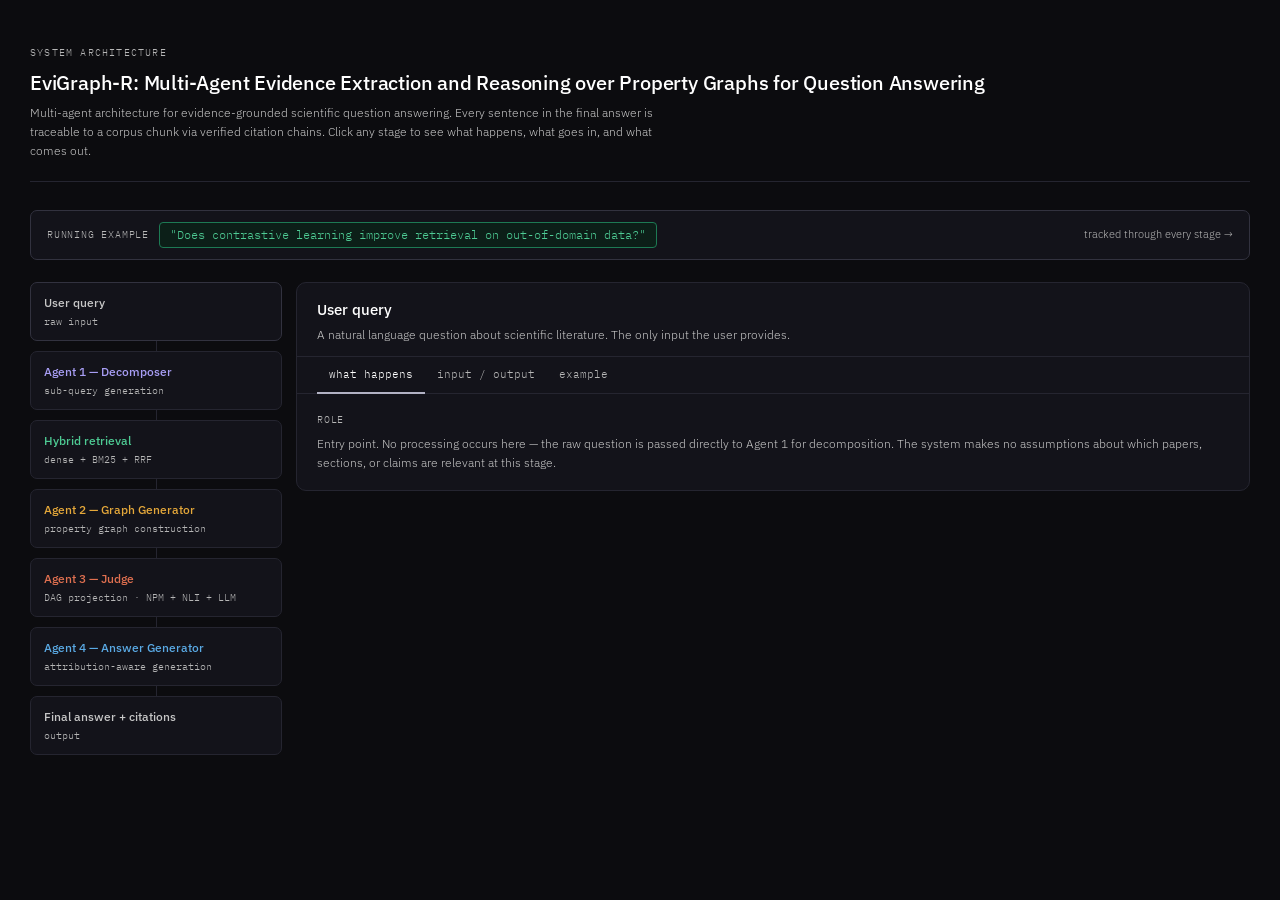
<file: documentation/index.html>
<!DOCTYPE html>
<html lang="en">
<head>
<meta charset="UTF-8">
<meta name="viewport" content="width=device-width, initial-scale=1.0">
<title>EviGraph-R Pipeline Architecture</title>
<style>
@import url('https://fonts.googleapis.com/css2?family=IBM+Plex+Mono:wght@400;500&family=IBM+Plex+Sans:wght@300;400;500;600&display=swap');
*,*::before,*::after{box-sizing:border-box;margin:0;padding:0}
:root{
  --bg:#0c0c0f;--bg2:#13131a;--bg3:#1a1a22;--bg4:#20202a;
  --border:#252530;--border2:#32323f;--border3:#b2b2c4;
  --text:#ffffff;--text2:#c7c7c7;--text3:#b6b6b6;
  --mono:'IBM Plex Mono',monospace;--sans:'IBM Plex Sans',sans-serif;
  --purple:#a89ef5;--purple-bg:#16132a;--purple-bd:#3d3580;--purple-dim:#1e1a35;
  --teal:#4ecb94;--teal-bg:#0c1f18;--teal-bd:#1d7a54;--teal-dim:#111e18;
  --amber:#e5a83a;--amber-bg:#1e1508;--amber-bd:#9a6a10;--amber-dim:#221808;
  --coral:#e07050;--coral-bg:#1e1010;--coral-bd:#8a3520;--coral-dim:#221310;
  --blue:#5aaae5;--blue-bg:#0a1520;--blue-bd:#1a5fa0;--blue-dim:#0d1825;
  --green:#5ec47a;--green-bg:#0c1a10;--green-bd:#1e7a34;
}
html,body{min-height:100%;background:var(--bg);color:var(--text);font-family:var(--sans);font-weight:300;font-size:14px;line-height:1.5}
.page{max-width:1475px;margin:0 auto;padding:45px 30px 100px}
header{margin-bottom:28px;padding-bottom:20px;border-bottom:1px solid var(--border)}
.eyebrow{font-family:var(--mono);font-size:10px;letter-spacing:.12em;color:var(--text3);text-transform:uppercase;margin-bottom:8px}
header h1{font-size:20px;font-weight:500;letter-spacing:-.01em}
header p{font-size:12px;color:var(--text2);margin-top:5px;max-width:640px;line-height:1.6}
.banner{background:var(--bg2);border:1px solid var(--border2);border-radius:7px;padding:11px 16px;margin-bottom:22px;display:flex;align-items:center;gap:10px;flex-wrap:wrap}
.banner-label{font-family:var(--mono);font-size:10px;letter-spacing:.08em;text-transform:uppercase;color:var(--text3);flex-shrink:0}
.banner-q{font-family:var(--mono);font-size:12px;color:var(--teal);background:var(--teal-bg);border:1px solid var(--teal-bd);border-radius:4px;padding:3px 10px}
.banner-note{font-size:11px;color:var(--text3);margin-left:auto}
.layout{display:grid;grid-template-columns:252px 1fr;gap:14px;align-items:start}
.pipeline{display:flex;flex-direction:column;align-items:stretch;position:sticky;top:20px}
.conn{width:1px;height:10px;background:var(--border);margin:0 auto;flex-shrink:0}
.stage{border:1px solid var(--border);border-radius:7px;padding:11px 13px;cursor:pointer;transition:all .12s;background:var(--bg2);position:relative;overflow:hidden}
.stage::before{content:'';position:absolute;left:0;top:0;bottom:0;width:2px;border-radius:7px 0 0 7px;transition:background .12s}
.stage:hover{border-color:var(--border2)}
.stage.active{border-color:var(--border2)}
.stage.sp.active{background:var(--purple-bg);border-color:var(--purple-bd)}.stage.sp.active::before{background:var(--purple)}
.stage.st.active{background:var(--teal-bg);border-color:var(--teal-bd)}.stage.st.active::before{background:var(--teal)}
.stage.sa.active{background:var(--amber-bg);border-color:var(--amber-bd)}.stage.sa.active::before{background:var(--amber)}
.stage.sc.active{background:var(--coral-bg);border-color:var(--coral-bd)}.stage.sc.active::before{background:var(--coral)}
.stage.sb.active{background:var(--blue-bg);border-color:var(--blue-bd)}.stage.sb.active::before{background:var(--blue)}
.stitle{font-size:12px;font-weight:500;color:var(--text)}
.ssub{font-size:10px;color:var(--text3);font-family:var(--mono);margin-top:2px}
.detail{background:var(--bg2);border:1px solid var(--border);border-radius:10px;overflow:hidden}
.dheader{padding:16px 20px 12px;border-bottom:1px solid var(--border)}
.dtitle{font-size:15px;font-weight:500;margin-bottom:4px}
.ddesc{font-size:12px;color:var(--text2);line-height:1.6;max-width:600px}
.tabs{display:flex;border-bottom:1px solid var(--border);padding:0 20px}
.tab{font-size:11px;font-family:var(--mono);padding:9px 12px;cursor:pointer;color:var(--text3);border-bottom:2px solid transparent;transition:all .12s;margin-bottom:-1px}
.tab:hover{color:var(--text2)}
.tab.active{color:var(--text);border-bottom-color:var(--border3)}
.tc{display:none;padding:18px 20px}
.tc.active{display:block}
.sec{margin-bottom:16px}
.sec:last-child{margin-bottom:0}
.slabel{font-family:var(--mono);font-size:10px;letter-spacing:.08em;text-transform:uppercase;color:var(--text3);margin-bottom:7px}
.desc{font-size:12px;color:var(--text2);line-height:1.6}
.iorow{display:flex;flex-direction:column;gap:6px}
.iobox{background:var(--bg3);border:1px solid var(--border2);border-radius:6px;padding:11px 13px}
.iolabel{font-family:var(--mono);font-size:9px;letter-spacing:.1em;text-transform:uppercase;color:var(--text3);margin-bottom:5px;display:flex;align-items:center;gap:5px}
.iodot{width:5px;height:5px;border-radius:50%;background:var(--border3)}
.iocontent{font-size:12px;color:var(--text2);line-height:1.5}
.ioarrow{text-align:center;color:var(--text3);font-size:15px;font-family:var(--mono);padding:2px 0}
pre.code{background:var(--bg3);border:1px solid var(--border);border-left:2px solid var(--border2);border-radius:5px;padding:11px 13px;font-family:var(--mono);font-size:11px;color:var(--text2);line-height:1.7;white-space:pre;overflow-x:auto}
pre.code .k{color:var(--purple)}
pre.code .s{color:var(--teal)}
pre.code .n{color:var(--amber)}
pre.code .c{color:var(--text3)}
.hint{background:var(--bg3);border:1px solid var(--border);border-radius:5px;padding:10px 13px;font-size:12px;color:var(--text2);line-height:1.6}
.pills{display:flex;flex-wrap:wrap;gap:5px}
.pill{font-size:10px;font-family:var(--mono);padding:3px 8px;border-radius:3px;border:1px solid}
.pill.p{background:var(--purple-dim);border-color:var(--purple-bd);color:var(--purple)}
.pill.t{background:var(--teal-dim);border-color:var(--teal-bd);color:var(--teal)}
.pill.a{background:var(--amber-dim);border-color:var(--amber-bd);color:var(--amber)}
.pill.c{background:var(--coral-dim);border-color:var(--coral-bd);color:var(--coral)}
.pill.b{background:var(--blue-dim);border-color:var(--blue-bd);color:var(--blue)}
.pill.g{background:var(--bg3);border-color:var(--border2);color:var(--text2)}
.ntag{font-size:11px;font-family:var(--mono);padding:3px 9px;border-radius:4px;border:1px solid;display:inline-block}
.ntag.t{background:var(--teal-bg);border-color:var(--teal-bd);color:var(--teal)}
.ntag.p{background:var(--purple-bg);border-color:var(--purple-bd);color:var(--purple)}
.ntag.a{background:var(--amber-bg);border-color:var(--amber-bd);color:var(--amber)}
.edgelist{display:flex;flex-direction:column;gap:6px}
.edgeitem{display:flex;align-items:flex-start;gap:8px;font-size:12px;color:var(--text2);line-height:1.4}
.edot{width:7px;height:7px;border-radius:50%;flex-shrink:0;margin-top:4px}
.chunk{background:var(--bg4);border:1px solid var(--border2);border-radius:5px;padding:10px 12px;margin-bottom:8px}
.chunk-h{display:flex;align-items:center;gap:7px;margin-bottom:6px;flex-wrap:wrap}
.cuid{font-family:var(--mono);font-size:10px;color:var(--text3)}
.cpaper{font-family:var(--mono);font-size:10px;padding:2px 6px;border-radius:3px;background:var(--teal-bg);border:1px solid var(--teal-bd);color:var(--teal)}
.csec{font-family:var(--mono);font-size:10px;padding:2px 6px;border-radius:3px;background:var(--purple-bg);border:1px solid var(--purple-bd);color:var(--purple)}
.ctext{font-size:11px;color:var(--text2);line-height:1.5;margin-bottom:5px}
.ccite{font-family:var(--mono);font-size:10px;color:var(--amber);background:var(--amber-bg);border:1px solid var(--amber-bd);border-radius:3px;padding:1px 5px;display:inline-block;margin-top:2px;margin-right:3px}
.claim{background:var(--bg4);border:1px solid var(--border2);border-radius:5px;padding:8px 11px;margin-bottom:6px;display:flex;align-items:flex-start;gap:10px}
.cltext{font-size:11px;color:var(--text2);line-height:1.4;flex:1}
.score{font-family:var(--mono);font-size:10px;padding:2px 7px;border-radius:3px;flex-shrink:0;white-space:nowrap}
.score.ok{background:var(--green-bg);border:1px solid var(--green-bd);color:var(--green)}
.score.fail{background:var(--coral-bg);border:1px solid var(--coral-bd);color:var(--coral)}
.gv{background:var(--bg4);border:1px solid var(--border2);border-radius:6px;padding:13px;font-family:var(--mono);font-size:11px;line-height:1.9;color:var(--text2)}
.gvrow{display:flex;align-items:center;flex-wrap:wrap;gap:3px;margin-bottom:3px}
.gvarr{color:var(--text3);padding:0 3px}
.gvlabel{color:var(--text3);font-size:10px}
.ans{background:var(--bg4);border:1px solid var(--border2);border-radius:7px;padding:2px 0}
.anss{display:flex;align-items:flex-start;gap:10px;padding:11px 14px;border-bottom:1px solid var(--border)}
.anss:last-child{border-bottom:none}
.anstext{flex:1;font-size:12px;color:var(--text);line-height:1.6}
.ansmeta{flex-shrink:0;display:flex;flex-direction:column;gap:3px;min-width:185px}
.m{font-family:var(--mono);font-size:9px;padding:2px 6px;border-radius:3px;white-space:nowrap}
.m-uid{background:var(--bg3);border:1px solid var(--border2);color:var(--text3)}
.m-paper{background:var(--teal-bg);border:1px solid var(--teal-bd);color:var(--teal)}
.m-sc{background:var(--amber-bg);border:1px solid var(--amber-bd);color:var(--amber)}
.m-rs{background:var(--green-bg);border:1px solid var(--green-bd);color:var(--green)}
.m-cf{background:var(--coral-bg);border:1px solid var(--coral-bd);color:var(--coral)}
.m-vd{background:var(--blue-bg);border:1px solid var(--blue-bd);color:var(--blue)}
</style>
</head>
<body>
<div class="page">
  <header>
    <div class="eyebrow">System architecture</div>
    <h1>EviGraph-R: Multi-Agent Evidence Extraction and Reasoning over Property Graphs for Question Answering</h1>
    <p>Multi-agent architecture for evidence-grounded scientific question answering. Every sentence in the final answer is traceable to a corpus chunk via verified citation chains. Click any stage to see what happens, what goes in, and what comes out.</p>
  </header>

  <div class="banner">
    <span class="banner-label">Running example</span>
    <span class="banner-q">"Does contrastive learning improve retrieval on out-of-domain data?"</span>
    <span class="banner-note">tracked through every stage →</span>
  </div>

  <div class="layout">
    <div class="pipeline" id="pipeline"></div>
    <div class="detail" id="detail">
      <div style="display:flex;align-items:center;justify-content:center;min-height:460px;color:var(--text3);font-family:var(--mono);font-size:12px">← select a stage</div>
    </div>
  </div>
</div>

<script>
const S = [
{cls:'',title:'User query',sub:'raw input',color:'var(--text2)',
 d:{title:'User query',desc:'A natural language question about scientific literature. The only input the user provides.',
 tabs:[
  {l:'what happens',c:`<div class="sec"><div class="slabel">Role</div><div class="desc">Entry point. No processing occurs here — the raw question is passed directly to Agent 1 for decomposition. The system makes no assumptions about which papers, sections, or claims are relevant at this stage.</div></div>`},
  {l:'input / output',c:`<div class="iorow"><div class="iobox"><div class="iolabel"><span class="iodot"></span>input</div><div class="iocontent">Raw natural language string from the user.</div></div><div class="ioarrow">↓</div><div class="iobox"><div class="iolabel"><span class="iodot"></span>output</div><div class="iocontent">Same string, unchanged. Passed to Agent 1.</div></div></div>`},
  {l:'example',c:`<div class="sec"><div class="slabel">Query</div><div class="hint" style="font-family:var(--mono);font-size:12px;color:var(--teal)">"Does contrastive learning improve retrieval on out-of-domain data?"</div></div>`}
 ]}
},
{cls:'sp',title:'Agent 1 — Decomposer',sub:'sub-query generation',color:'var(--purple)',
 d:{title:'Agent 1 — Decomposer',desc:'Breaks the query into focused sub-queries. Identifies which IMRaD sections are most relevant for each and allocates retrieval budget so the most important aspects get more candidate chunks.',
 tabs:[
  {l:'what happens',c:`<div class="sec"><div class="slabel">Steps</div><div class="desc" style="margin-bottom:12px">1. Classify the query by research aspect (method / evaluation / comparison / background).<br><br>2. Decompose into sub-queries — each targeting a single answerable aspect.<br><br>3. Map each sub-query to the IMRaD sections most likely to contain the answer: Methods for technique details, Results/Experiments for performance numbers, Abstract for broad claims.<br><br>4. Assign retrieval budget weights per sub-query.</div></div><div class="sec"><div class="slabel">Components</div><div class="pills"><span class="pill p">IMRaD classifier</span><span class="pill p">sub-query LLM</span><span class="pill p">section weight map</span><span class="pill p">budget allocator</span></div></div>`},
  {l:'input / output',c:`<div class="iorow"><div class="iobox"><div class="iolabel"><span class="iodot"></span>input</div><div class="iocontent">Raw query string.</div></div><div class="ioarrow">↓</div><div class="iobox"><div class="iolabel"><span class="iodot"></span>output</div><div class="iocontent">List of sub-queries, each with: target IMRaD sections + retrieval budget weight. Passed to hybrid retrieval.</div></div></div>`},
  {l:'example',c:`<div class="sec"><div class="slabel">Output — sub-queries</div><pre class="code"><span class="s">"contrastive learning for dense retrieval"</span>
  sections: [<span class="n">Abstract</span>, <span class="n">Methods</span>]
  budget:   <span class="k">0.40</span>
 
<span class="s">"out-of-domain generalization of retrieval models"</span>
  sections: [<span class="n">Results</span>, <span class="n">Experiments</span>]
  budget:   <span class="k">0.40</span>
 
<span class="s">"evaluation benchmarks for OOD retrieval"</span>
  sections: [<span class="n">Experiments</span>, <span class="n">Related Work</span>]
  budget:   <span class="k">0.20</span></pre></div>`},
  {l:'evaluation',c:`
<style>
.ev-sec{margin-bottom:18px}.ev-sec:last-child{margin-bottom:0}
.ev-h{font-family:var(--mono);font-size:10px;letter-spacing:.08em;text-transform:uppercase;color:var(--text3);margin-bottom:8px;display:flex;align-items:center;gap:7px}
.ev-h::after{content:'';flex:1;height:1px;background:var(--border)}
.ev-big-table{width:100%;border-collapse:collapse;font-size:11px}
.ev-big-table th{font-family:var(--mono);font-size:9px;letter-spacing:.06em;text-transform:uppercase;color:var(--text3);padding:7px 10px;text-align:left;border-bottom:1px solid var(--border2);background:var(--bg4);font-weight:400}
.ev-big-table td{padding:7px 10px;color:var(--text2);border-bottom:1px solid var(--border);vertical-align:top;line-height:1.5}
.ev-big-table tr:last-child td{border-bottom:none}
.ev-big-table tr:hover td{background:var(--bg4)}
.ev-cat{font-size:10px;font-family:var(--mono);font-weight:500;padding:2px 7px;border-radius:3px;border:1px solid;white-space:nowrap}
.ev-cat.intrinsic{background:var(--purple-dim);border-color:var(--purple-bd);color:var(--purple)}
.ev-cat.extr-ret{background:var(--teal-dim);border-color:var(--teal-bd);color:var(--teal)}
.ev-cat.extr-qa{background:var(--amber-dim);border-color:var(--amber-bd);color:var(--amber)}
.ev-cat.ablation{background:var(--coral-dim);border-color:var(--coral-bd);color:var(--coral)}
.ev-cat.llm-judge{background:var(--blue-dim);border-color:var(--blue-bd);color:var(--blue)}
.ev-metric-name{font-family:var(--mono);font-size:10px;color:var(--text);font-weight:500}
.ev-formula{font-family:var(--mono);font-size:9px;color:var(--teal);background:var(--teal-bg);border:1px solid var(--teal-bd);border-radius:3px;padding:2px 6px;display:inline-block;margin-top:3px;white-space:nowrap}
.ev-note{font-size:10px;color:var(--text3);margin-top:3px;line-height:1.4}
.ev-optional{font-size:9px;font-family:var(--mono);color:var(--blue);border:1px solid var(--blue-bd);background:var(--blue-bg);padding:1px 5px;border-radius:3px;margin-left:4px;vertical-align:middle}
</style>
 
<div class="ev-sec">
  <div class="ev-h">evaluation framework — Agent 1 decomposer</div>
  <div style="background:var(--bg3);border:1px solid var(--border2);border-radius:7px;overflow:hidden">
    <table class="ev-big-table">
      <thead>
        <tr>
          <th style="width:130px">type</th>
          <th style="width:130px">metric</th>
          <th>how to compute / measure</th>
        </tr>
      </thead>
      <tbody>
        <!-- INTRINSIC -->
        <tr>
          <td rowspan="4" style="vertical-align:top;padding-top:10px;border-right:1px solid var(--border2)">
            <span class="ev-cat intrinsic">Intrinsic</span>
            <div style="font-size:9px;color:var(--text3);font-family:var(--mono);margin-top:5px;line-height:1.4">Decomposition<br>Quality</div>
          </td>
          <td><div class="ev-metric-name">Semantic Similarity</div></td>
          <td>
            Compare predicted sub-queries vs gold sub-queries using embeddings.
            <div class="ev-formula">avg_max_match = mean( max cosine_sim(sq_i, gold_j) for each sq_i )</div>
            <div class="ev-note">Embed both sets. For each predicted sub-query take the max similarity to any gold sub-query, then average. Measures how close the decomposition gets to known-good facets.</div>
          </td>
        </tr>
        <tr>
          <td><div class="ev-metric-name">Coverage</div></td>
          <td>
            Identify key aspects of the original question → check how many are addressed by at least one sub-query.
            <div class="ev-formula">coverage = |aspects covered by ≥1 sub-query| / |total aspects|</div>
            <div class="ev-note">Aspects can be LLM-extracted (e.g. "training method", "benchmark", "domain type") or defined manually for a gold set. Missing aspects = retrieval blind spots.</div>
          </td>
        </tr>
        <tr>
          <td><div class="ev-metric-name">Redundancy</div></td>
          <td>
            Compute pairwise cosine similarity between all sub-queries in a decomposition. High similarity = wasted budget slots.
            <div class="ev-formula">redundancy = mean( cosine_sim(embed(sq_i), embed(sq_j)) for i ≠ j )</div>
            <div class="ev-note">Lower is better. Target &lt; 0.60. Uses the same e5-base-v2 embedder — no extra infrastructure. Fires a flag if any pair exceeds 0.80 (near-duplicates).</div>
          </td>
        </tr>
        <tr>
          <td><div class="ev-metric-name">Budget Quality</div></td>
          <td>
            Correlate assigned budget weight with actual usefulness — measured as number of relevant chunks retrieved per sub-query.
            <div class="ev-formula">Spearman ρ( budget_weight, relevant_retrieved_count )</div>
            <div class="ev-note">A well-calibrated allocator gives higher budget to sub-queries that find more relevant chunks. ρ &gt; 0.5 is the target. Requires a relevance label per retrieved chunk (binary or graded).</div>
          </td>
        </tr>
        <!-- EXTRINSIC RETRIEVAL -->
        <tr>
          <td rowspan="3" style="vertical-align:top;padding-top:10px;border-right:1px solid var(--border2)">
            <span class="ev-cat extr-ret">Extrinsic</span>
            <div style="font-size:9px;color:var(--text3);font-family:var(--mono);margin-top:5px;line-height:1.4">Retrieval<br>Performance</div>
          </td>
          <td><div class="ev-metric-name">Recall@k</div></td>
          <td>
            Compare retrieved chunks vs ground truth with and without decomposition.
            <div class="ev-formula">Recall@k(∪ sub-queries) − Recall@k(original query alone)</div>
            <div class="ev-note">Positive delta = decomposition helps. Negative = sub-queries drift from gold. Measure at k=5 (production setting) and k=10. This is the primary end-to-end signal for Agent 1.</div>
          </td>
        </tr>
        <tr>
          <td><div class="ev-metric-name">Precision@k</div></td>
          <td>
            Measure relevance of retrieved chunks per sub-query individually — not just the union.
            <div class="ev-formula">P@k = |relevant ∩ top-k retrieved| / k</div>
            <div class="ev-note">A sub-query with high Recall@k but low Precision@k is over-broad — it retrieves the gold but floods Agent 2 with noise. Aim for P@5 &gt; 0.40 per sub-query.</div>
          </td>
        </tr>
        <tr>
          <td><div class="ev-metric-name">MRR</div></td>
          <td>
            Evaluate ranking quality — does the most relevant chunk appear near the top of the retrieved list?
            <div class="ev-formula">MRR = mean( 1 / rank(first relevant chunk) ) across queries</div>
            <div class="ev-note">Complements Recall@k: a system can have good recall but bad MRR if the gold chunk is consistently at position 5. Bad MRR hurts Agent 2 graph quality since it processes in rank order.</div>
          </td>
        </tr>
        <!-- EXTRINSIC QA -->
        <tr>
          <td rowspan="2" style="vertical-align:top;padding-top:10px;border-right:1px solid var(--border2)">
            <span class="ev-cat extr-qa">Extrinsic</span>
            <div style="font-size:9px;color:var(--text3);font-family:var(--mono);margin-top:5px;line-height:1.4">Final QA<br>Performance</div>
          </td>
          <td><div class="ev-metric-name">Exact Match (EM)</div></td>
          <td>
            Compare final generated answer vs ground truth answer string (after normalization: lowercase, strip punctuation).
            <div class="ev-formula">EM = 1 if normalize(predicted) == normalize(gold) else 0</div>
            <div class="ev-note">Strict — useful for factoid questions. Less informative for complex multi-sentence answers. Serves as a lower-bound quality check.</div>
          </td>
        </tr>
        <tr>
          <td><div class="ev-metric-name">F1 Score</div></td>
          <td>
            Token-level overlap between predicted and gold answers.
            <div class="ev-formula">F1 = 2 · (precision_tokens · recall_tokens) / (precision_tokens + recall_tokens)</div>
            <div class="ev-note">Partial credit for partially correct answers. Standard SQuAD-style evaluation. More informative than EM for longer answers. Both EM and F1 require a gold answer string per query.</div>
          </td>
        </tr>
        <!-- ABLATION -->
        <tr>
          <td rowspan="2" style="vertical-align:top;padding-top:10px;border-right:1px solid var(--border2)">
            <span class="ev-cat ablation">Ablation</span>
            <div style="font-size:9px;color:var(--text3);font-family:var(--mono);margin-top:5px;line-height:1.4">Performance<br>Gain</div>
          </td>
          <td><div class="ev-metric-name">Performance Gain</div></td>
          <td>
            Compare three conditions: (1) no decomposition — raw query to retrieval, (2) random decomposition — n random sub-queries, (3) Agent 1 decomposer.
            <div class="ev-formula">conditions: no_decomp | random_decomp | agent1_decomp</div>
            <div class="ev-note">Measures on Recall@5, MRR, and F1. Random decomposition is the key baseline — it controls for the effect of simply issuing multiple queries regardless of quality.</div>
          </td>
        </tr>
        <tr>
          <td><div class="ev-metric-name">Relative Improvement</div></td>
          <td>
            Quantify the gain of Agent 1 over baseline.
            <div class="ev-formula">RI = (agent1_score − baseline_score) / baseline_score × 100%</div>
            <div class="ev-note">Report per metric (Recall@5, MRR, F1). A strong Agent 1 should show RI &gt; +15% on Recall@5 vs no-decomp and RI &gt; +5% vs random-decomp.</div>
          </td>
        </tr>
        <!-- LLM JUDGE -->
        <tr>
          <td rowspan="3" style="vertical-align:top;padding-top:10px;border-right:1px solid var(--border2)">
            <span class="ev-cat llm-judge">LLM-as-Judge</span>
          </td>
          <td><div class="ev-metric-name">Coverage Score</div></td>
          <td>
            Ask an LLM (0–5 scale): <em>"Do the following sub-queries together cover all aspects of the original question?"</em>
            <div class="ev-note">Prompt includes original query + all sub-queries. Use structured output (JSON with score + justification). Average over eval set. Catches coverage gaps that embedding-based metrics miss.</div>
          </td>
        </tr>
        <tr>
          <td><div class="ev-metric-name">Independence Score</div></td>
          <td>
            Ask an LLM (0–5 scale): <em>"Are the following sub-queries non-overlapping and independently useful for retrieval?"</em>
            <div class="ev-note">Complements embedding-based redundancy — catches semantic overlap that cosine similarity misses (e.g. paraphrases with low lexical overlap but identical intent).</div>
          </td>
        </tr>
        <tr>
          <td><div class="ev-metric-name">Usefulness Score</div></td>
          <td>
            Ask an LLM (0–5 scale): <em>"How useful is each sub-query for finding documents that answer the original question?"</em>
            <div class="ev-note">Score per sub-query, then average. A sub-query that is well-formed but retrieves nothing useful due to IMRaD mismatch will score low here even if Coverage and Independence are high.</div>
          </td>
        </tr>
      </tbody>
    </table>
  </div>
</div>
`},
  {l:'references',c:`
<style>
.ref-card{background:var(--bg3);border:1px solid var(--border2);border-radius:6px;padding:12px 14px;margin-bottom:10px}
.ref-card:last-child{margin-bottom:0}
.ref-n{font-family:var(--mono);font-size:9px;color:var(--text3);text-transform:uppercase;letter-spacing:.08em;margin-bottom:4px}
.ref-title{font-size:12px;font-weight:500;color:var(--text);margin-bottom:2px;line-height:1.4}
.ref-authors{font-family:var(--mono);font-size:10px;color:var(--text3);margin-bottom:8px}
.ref-why-label{font-family:var(--mono);font-size:9px;text-transform:uppercase;letter-spacing:.08em;color:var(--purple);margin-bottom:3px}
.ref-why{font-size:11px;color:var(--text2);line-height:1.5}
.ref-tag{font-size:9px;font-family:var(--mono);padding:1px 6px;border-radius:3px;border:1px solid;display:inline-block;margin-right:4px;margin-bottom:6px}
.ref-tag.p{background:var(--purple-dim);border-color:var(--purple-bd);color:var(--purple)}
.ref-tag.t{background:var(--teal-dim);border-color:var(--teal-bd);color:var(--teal)}
</style>
<div style="font-family:var(--mono);font-size:10px;color:var(--text3);margin-bottom:10px;text-transform:uppercase;letter-spacing:.08em">References — query decomposition</div>
 
<div class="ref-card">
  <div class="ref-n">#1 · ICLR 2023</div>
  <div class="ref-title">Decomposed Prompting: A Modular Approach for Solving Complex Tasks</div>
  <div class="ref-authors">Khot, Trivedi, Finlayson, Fu, Richardson, Clark, Sabharwal · 2022</div>
  <span class="ref-tag p">foundational</span><span class="ref-tag t">directly adopted</span>
  <div class="ref-why-label">why we adopted it</div>
  <div class="ref-why">Introduced the core idea of decomposing a complex query into a sequence of simpler sub-queries, each routed to a specialized handler. Agent 1 follows this exact pattern — classify the query aspect, emit focused sub-queries, route each to the retrieval component that best serves it. The paper also established the ablation design we use: comparing <em>no decomposition</em> vs <em>random decomposition</em> vs <em>structured decomposition</em> to isolate the signal from the decomposer itself.</div>
</div>
 
<div class="ref-card">
  <div class="ref-n">#2 · EMNLP 2022</div>
  <div class="ref-title">Measuring and Narrowing the Compositionality Gap in Language Models</div>
  <div class="ref-authors">Press, Zhang, Min, Schmidt, Smith, Lewis · 2022</div>
  <span class="ref-tag p">Self-Ask</span><span class="ref-tag t">motivation</span>
  <div class="ref-why-label">why we adopted it</div>
  <div class="ref-why">Introduced Self-Ask — showing that explicitly prompting an LLM to ask and answer intermediate sub-questions before the final answer closes the "compositionality gap" on multi-hop questions. This is the empirical justification for Agent 1's existence: without decomposition, the LLM issues one dense query against a 30M-chunk index and misses the distributed evidence spread across Methods, Results, and Background sections of different papers. The paper's compositionality gap metric directly informs our Recall Lift measurement.</div>
</div>
 
<div class="ref-card">
  <div class="ref-n">#3 · ICLR 2023</div>
  <div class="ref-title">Least-to-Most Prompting Enables Complex Reasoning in Large Language Models</div>
  <div class="ref-authors">Zhou, Schärli, Hou, Wei, Scales, Wang, Schuurmans, Cui, Bousquet, Le, Chi · 2022</div>
  <span class="ref-tag p">Least-to-Most</span><span class="ref-tag t">design principle</span>
  <div class="ref-why-label">why we adopted it</div>
  <div class="ref-why">Introduced least-to-most prompting — break a complex problem into simpler sub-problems, solve them in sequence, and let each answer facilitate the next. Directly informs how Agent 1 orders sub-queries: the most constrained, specific sub-query (e.g. exact benchmark name) is issued first and its retrieval results inform budget allocation for the broader, harder sub-queries. The paper's key finding — that this strategy generalises to harder problems than those shown in the prompt — is precisely the challenge Agent 1 faces: decomposing novel queries it has never seen at training time.</div>
</div>
`}
 ]}
},
{cls:'st',title:'Hybrid retrieval',sub:'dense + BM25 + RRF',color:'var(--teal)',
 d:{title:'Hybrid retrieval',desc:'For each sub-query: dense vector search fused with BM25 keyword search via Reciprocal Rank Fusion. Each returned chunk carries resolved cite_spans — the seeds for citation hop expansion in Agent 2.',
 tabs:[
  {l:'what happens',c:`<div class="sec"><div class="slabel">Steps</div><div class="desc" style="margin-bottom:12px">1. Embed each sub-query using the embedding model with the query prefix.<br><br>2. Dense ANN search in the vector index (cosine similarity).<br><br>3. BM25 full-text search on the embed_text payload — strong for scientific terms, acronyms, model names that dense embeddings can dilute.<br><br>4. RRF fusion merges both ranked lists into one without needing calibrated scores.<br><br>5. Filter by section_title to respect the IMRaD targets from Agent 1.<br><br>6. Cross-encoder reranking — the fused top-N candidates are rescored by a cross-encoder that jointly encodes query + chunk text. Top-k of the reranked list is passed to Agent 2.</div></div><div class="sec"><div class="slabel">Why hybrid + reranking?</div><div class="hint">Bi-encoder retrieval (dense + BM25) trades accuracy for speed — it must be fast over 30M chunks. The cross-encoder reranker recovers precision on the small candidate pool where latency is acceptable. The two-stage design is standard in production retrieval: retrieve broadly, rerank precisely.</div></div>`},
  {l:'input / output',c:`<div class="iorow"><div class="iobox"><div class="iolabel"><span class="iodot"></span>input</div><div class="iocontent">Sub-queries with target sections and budget weights from Agent 1.</div></div><div class="ioarrow">↓</div><div class="iobox"><div class="iolabel"><span class="iodot"></span>output</div><div class="iocontent">Top-k chunks. Each carries: chunk_uid, embed_text, section_title, paper_id_arxiv, and cite_spans with resolved work_ids (doi / arxiv_id). The cite_spans are the entry points for citation hop expansion.</div></div></div>`},
  {l:'example',c:`<div class="sec"><div class="slabel">Retrieved chunks (top 3)</div><div class="chunk"><div class="chunk-h"><span class="cuid">chunk_uid: a3f8c1d2</span><span class="cpaper">arxiv: 2104.08821</span><span class="csec">§ Methods</span></div><div class="ctext">"We propose SimCSE, which takes an input sentence and predicts itself in a contrastive objective, with only standard dropout used as noise. Our approach outperforms previous methods by 2.2 avg. points on STS tasks."</div><span class="ccite">→ cites arxiv:2002.05709</span><span class="ccite">→ cites arxiv:1908.10084</span></div><div class="chunk"><div class="chunk-h"><span class="cuid">chunk_uid: b2c9e4f1</span><span class="cpaper">arxiv: 2108.00573</span><span class="csec">§ Results</span></div><div class="ctext">"On the BEIR benchmark, models trained with contrastive objectives show a mean Recall@10 improvement of 4.2% over BM25 baselines across 18 heterogeneous retrieval tasks."</div><span class="ccite">→ cites arxiv:2104.08686</span></div><div class="chunk"><div class="chunk-h"><span class="cuid">chunk_uid: d1a7b3e9</span><span class="cpaper">arxiv: 2104.08686</span><span class="csec">§ Abstract</span></div><div class="ctext">"We present BEIR, a heterogeneous benchmark for zero-shot evaluation of information retrieval models, covering 18 datasets across 9 different retrieval tasks spanning biomedical, financial, and general domains."</div><span class="ccite">→ cites arxiv:1910.10683</span></div></div>`},
  {l:'evaluation',c:`
<style>
.ev-big-table{width:100%;border-collapse:collapse;font-size:11px}
.ev-big-table th{font-family:var(--mono);font-size:9px;letter-spacing:.06em;text-transform:uppercase;color:var(--text3);padding:7px 10px;text-align:left;border-bottom:1px solid var(--border2);background:var(--bg4);font-weight:400}
.ev-big-table td{padding:7px 10px;color:var(--text2);border-bottom:1px solid var(--border);vertical-align:top;line-height:1.5}
.ev-big-table tr:last-child td{border-bottom:none}
.ev-big-table tr:hover td{background:var(--bg4)}
.ev-cat{font-size:10px;font-family:var(--mono);font-weight:500;padding:2px 7px;border-radius:3px;border:1px solid;white-space:nowrap}
.ev-cat.std-ir{background:var(--teal-dim);border-color:var(--teal-bd);color:var(--teal)}
.ev-cat.fusion{background:var(--purple-dim);border-color:var(--purple-bd);color:var(--purple)}
.ev-cat.filter{background:var(--amber-dim);border-color:var(--amber-bd);color:var(--amber)}
.ev-cat.latency{background:var(--blue-dim);border-color:var(--blue-bd);color:var(--blue)}
.ev-metric-name{font-family:var(--mono);font-size:10px;color:var(--text);font-weight:500}
.ev-formula{font-family:var(--mono);font-size:9px;color:var(--teal);background:var(--teal-bg);border:1px solid var(--teal-bd);border-radius:3px;padding:2px 6px;display:inline-block;margin-top:3px}
.ev-note{font-size:10px;color:var(--text3);margin-top:3px;line-height:1.4}
.ev-tag{font-size:9px;font-family:var(--mono);padding:1px 5px;border-radius:3px;display:inline-block;margin-top:4px}
.ev-tag.soft{color:var(--amber);border:1px solid var(--amber-bd);background:var(--amber-bg)}
.ev-tag.free{color:var(--green);border:1px solid var(--green-bd);background:var(--green-bg)}
.ds-box{background:var(--bg4);border:1px solid var(--border2);border-radius:6px;padding:11px 14px;margin-bottom:12px;display:grid;grid-template-columns:1fr 1fr;gap:10px}
.ds-col-full{grid-column:1/-1;font-size:11px;color:var(--text2);line-height:1.6}
.ds-col-full strong{color:var(--purple);font-weight:500}
.ds-item{background:var(--bg3);border:1px solid var(--border2);border-radius:5px;padding:8px 10px}
.ds-label{font-family:var(--mono);font-size:9px;color:var(--text3);margin-bottom:3px;text-transform:uppercase;letter-spacing:.06em}
.ds-val{font-size:11px;color:var(--text2);line-height:1.4}
</style>
 
<div class="ds-box">
  <div class="ds-col-full"><strong>Dataset: ScholarQABench</strong> (Asai et al., 2024) — 2,967 expert-written queries across CS, physics, neuroscience, and biomedicine. Human answers with paper citations = paper-level qrels. Just some preprocessing needed.</div>
  <div class="ds-item">
    <div class="ds-label">what you get free</div>
    <div class="ds-val">Real queries · gold paper titles/IDs per query · sometimes gold answer strings</div>
  </div>
  <div class="ds-item">
    <div class="ds-label">what it does NOT give you</div>
    <div class="ds-val">Chunk-level qrels — which paper is relevant, not which chunk within it. Use soft qrels: any chunk from a cited paper counts as relevant.</div>
  </div>
</div>
 
<div style="background:var(--bg3);border:1px solid var(--border2);border-radius:7px;overflow:hidden">
  <table class="ev-big-table">
    <thead>
      <tr><th style="width:120px">type</th><th style="width:150px">metric</th><th>how to compute / measure</th></tr>
    </thead>
    <tbody>
 
      <tr>
        <td rowspan="4" style="vertical-align:top;padding-top:10px;border-right:1px solid var(--border2)">
          <span class="ev-cat std-ir">Standard IR</span>
          <div style="font-size:9px;color:var(--text3);font-family:var(--mono);margin-top:5px;line-height:1.4">Core retrieval<br>quality</div>
        </td>
        <td><div class="ev-metric-name">Paper Hit@k</div></td>
        <td>
          Does top-k contain ≥1 chunk from any gold paper? Zero approximation — straight from ScholarQABench citations.
          <div class="ev-formula">PaperHit@k = |queries where gold_paper_id ∈ {paper_ids of top-k}| / |Q|</div>
        </td>
      </tr>
      <tr>
        <td><div class="ev-metric-name">Recall@k <span class="ev-tag soft">soft qrels</span></div></td>
        <td>
          Fraction of gold papers with ≥1 chunk in top-k.
          <div class="ev-formula">Recall@k = |gold papers with ≥1 chunk in top-k| / |total gold papers|</div>
          <div class="ev-note">Standard approximation used in OpenScholar's own evaluation. Measure at k=5 and k=10.</div>
        </td>
      </tr>
      <tr>
        <td><div class="ev-metric-name">NDCG@k <span class="ev-tag soft">soft qrels</span></div></td>
        <td>
          Rank-sensitive — chunks from cited papers score 1, others 0.
          <div class="ev-formula">NDCG@k = DCG@k / IDCG@k</div>
          <div class="ev-note">Agent 2 processes in rank order — a gold chunk at rank 1 seeds the graph earlier than one at rank 5.</div>
        </td>
      </tr>
      <tr>
        <td><div class="ev-metric-name">MRR <span class="ev-tag soft">soft qrels</span></div></td>
        <td>
          Mean reciprocal rank of the first chunk from any gold paper.
          <div class="ev-formula">MRR = mean( 1 / rank(first chunk where paper_id ∈ gold_papers) )</div>
          <div class="ev-note">Low MRR = gold chunk buried — Agent 2 may not expand it if it falls outside the citation hop budget.</div>
        </td>
      </tr>
 
      <tr>
        <td rowspan="5" style="vertical-align:top;padding-top:10px;border-right:1px solid var(--border2)">
          <span class="ev-cat fusion">Fusion Ablation</span>
          <div style="font-size:9px;color:var(--text3);font-family:var(--mono);margin-top:5px;line-height:1.4">Which components<br>earn their cost?</div>
        </td>
        <td><div class="ev-metric-name">Dense-only baseline</div></td>
        <td>
          e5-base-v2 dense index only. Record PaperHit@5, Recall@5, NDCG@5.
          <div class="ev-note">Lower bound — what hybrid must beat to justify adding BM25.</div>
        </td>
      </tr>
      <tr>
        <td><div class="ev-metric-name">BM25-only baseline</div></td>
        <td>
          BM25 on <code style="font-family:var(--mono);font-size:9px">embed_text</code> payload only. Record same metrics.
          <div class="ev-note">Strong for exact scientific terms — model names, metric names, dataset names. ScholarQABench CS queries are term-heavy; BM25 may perform surprisingly well here.</div>
        </td>
      </tr>
      <tr>
        <td><div class="ev-metric-name">RRF delta</div></td>
        <td>
          Hybrid (RRF) vs best single system.
          <div class="ev-formula">Δ = metric(RRF) − max(metric(dense), metric(BM25))</div>
          <div class="ev-note">Positive Δ justifies hybrid. If Δ ≈ 0, drop the weaker method. If Δ &lt; 0, tune the RRF k constant (default k=60 is not always optimal for scientific text).</div>
        </td>
      </tr>
      <tr>
        <td><div class="ev-metric-name">Reranker NDCG@k delta</div></td>
        <td>
          RRF only vs RRF + cross-encoder reranker on the same candidate pool (N=50).
          <div class="ev-formula">Δ = NDCG@k(RRF + reranker) − NDCG@k(RRF only)</div>
          <div class="ev-note">Is the cross-encoder earning its latency cost? If ΔNDCG@5 &lt; +0.03, the reranker adds latency without meaningful precision gain — drop it.</div>
        </td>
      </tr>
      <tr>
      </tr>
 
      <tr>
        <td rowspan="2" style="vertical-align:top;padding-top:10px;border-right:1px solid var(--border2)">
          <span class="ev-cat filter">Section Filter</span>
          <div style="font-size:9px;color:var(--text3);font-family:var(--mono);margin-top:5px;line-height:1.4">IMRaD filter<br>cost / benefit</div>
        </td>
        <td><div class="ev-metric-name">Filter Precision Gain</div></td>
        <td>
          PaperHit@k and NDCG@k with vs without Agent 1's IMRaD filter.
          <div class="ev-formula">ΔPaperHit@k = PaperHit@k(filtered) − PaperHit@k(unfiltered)</div>
          <div class="ev-note">Positive = filter is helping. Negative = filter is cutting chunks from gold papers entirely.</div>
        </td>
      </tr>
      <tr>
        <td><div class="ev-metric-name">Filter Recall Cost</div></td>
        <td>
          How much Recall@k drops when the filter is active.
          <div class="ev-formula">ΔR@k = Recall@k(filtered) − Recall@k(unfiltered)</div>
          <div class="ev-note">If |ΔR@k| &gt; 0.10 the filter hurts more than it helps — root cause is Agent 1's section classifier misfiring.</div>
        </td>
      </tr>
 
      <tr>
        <td style="vertical-align:top;padding-top:10px;border-right:1px solid var(--border2)">
          <span class="ev-cat latency">Latency</span>
          <div style="font-size:9px;color:var(--text3);font-family:var(--mono);margin-top:5px;line-height:1.4">HPC / prod<br>readiness</div>
          <span class="ev-tag free">no labels needed</span>
        </td>
        <td><div class="ev-metric-name">Query time per sub-query</div></td>
        <td>
          Wall-clock from embed → top-k reranked result.
          <div class="ev-formula">p50 / p95 latency (ms) — broken down by component</div>
          <div class="ev-note">Measure separately: embed, dense ANN, BM25, RRF merge, reranker. Target p50 &lt; 30ms for dense ANN at 30M vectors. Reranker adds ~20–80ms per sub-query at N=50 depending on chunk length.</div>
        </td>
      </tr>
 
    </tbody>
  </table>
</div>
`},
  {l:'references',c:`
<style>
.ref-card{background:var(--bg3);border:1px solid var(--border2);border-radius:6px;padding:12px 14px;margin-bottom:10px}
.ref-card:last-child{margin-bottom:0}
.ref-n{font-family:var(--mono);font-size:9px;color:var(--text3);text-transform:uppercase;letter-spacing:.08em;margin-bottom:4px}
.ref-title{font-size:12px;font-weight:500;color:var(--text);margin-bottom:2px;line-height:1.4}
.ref-authors{font-family:var(--mono);font-size:10px;color:var(--text3);margin-bottom:8px}
.ref-why-label{font-family:var(--mono);font-size:9px;text-transform:uppercase;letter-spacing:.08em;color:var(--teal);margin-bottom:3px}
.ref-why{font-size:11px;color:var(--text2);line-height:1.5}
.ref-tag{font-size:9px;font-family:var(--mono);padding:1px 6px;border-radius:3px;border:1px solid;display:inline-block;margin-right:4px;margin-bottom:6px}
.ref-tag.p{background:var(--purple-dim);border-color:var(--purple-bd);color:var(--purple)}
.ref-tag.t{background:var(--teal-dim);border-color:var(--teal-bd);color:var(--teal)}
</style>
<div style="font-family:var(--mono);font-size:10px;color:var(--text3);margin-bottom:10px;text-transform:uppercase;letter-spacing:.08em">References — hybrid retrieval</div>
 
<div class="ref-card">
  <div class="ref-n">#1 · NeurIPS 2021</div>
  <div class="ref-title">BEIR: A Heterogeneous Benchmark for Zero-shot Evaluation of Information Retrieval Models</div>
  <div class="ref-authors">Thakur, Reimers, Rücklé, Srivastava, Gurevych · 2021</div>
  <span class="ref-tag p">benchmark</span><span class="ref-tag t">evaluation standard</span>
  <div class="ref-why-label">why we adopted it</div>
  <div class="ref-why">BEIR is the canonical benchmark showing that dense retrieval models fail badly in zero-shot, out-of-domain settings — precisely the condition our pipeline operates under (queries arrive at inference time against a static 30M-chunk arXiv index). Its 18 heterogeneous tasks across biomedical, financial, and general domains demonstrate that no single retrieval method dominates everywhere, which directly motivates our hybrid approach: BM25 compensates on exact-term queries where dense models generalise poorly, while dense retrieval covers the semantic cases BM25 misses. BEIR also provides the evaluation protocol we adapt for our own retrieval quality assessment.</div>
</div>
 
<div class="ref-card">
  <div class="ref-n">#2 · SIGIR 2009</div>
  <div class="ref-title">Reciprocal Rank Fusion Outperforms Condorcet and Individual Rank Learning Methods</div>
  <div class="ref-authors">Cormack, Clarke, Buettcher · SIGIR '09, ACM, pp. 758–759</div>
  <span class="ref-tag p">RRF</span><span class="ref-tag t">directly adopted</span>
  <div class="ref-why-label">why we adopted it</div>
  <div class="ref-why">RRF is why we can fuse BM25 and dense rankings without score calibration. Dense cosine similarities and BM25 scores live on incomparable scales — you cannot average them directly. RRF discards raw scores entirely and fuses by rank position only: <code style="font-family:var(--mono);font-size:9px">score = Σ 1/(k + rank_i)</code>. It requires no tuning beyond the k constant (default 60), is robust to one ranker being much weaker on a given query, and consistently outperforms linear interpolation. No training data, no calibration — it just works.</div>
</div>
 
<div class="ref-card">
  <div class="ref-n">#3 · arXiv 2024</div>
  <div class="ref-title">OpenScholar: Synthesizing Scientific Literature with Retrieval-Augmented LMs</div>
  <div class="ref-authors">Asai, He, Shao, Shi, Singh, Chang, Lo, Soldaini et al. · 2024</div>
  <span class="ref-tag p">closest prior work</span><span class="ref-tag t">design + evaluation</span>
  <div class="ref-why-label">why we adopted it</div>
  <div class="ref-why">The closest prior system to ours — a retrieval-augmented LM over 45M open-access papers that generates citation-backed answers to scientific queries. OpenScholar demonstrated that hybrid retrieval (dense + BM25) outperforms dense-only on ScholarQABench, directly validating our architecture choice. It also introduced the soft-qrels evaluation protocol (paper-level citation as ground truth) that we adopt for our retrieval evaluation, and showed that a smaller specialised retriever beats GPT-4o's internal retrieval — motivating our use of e5-base-v2 over a general-purpose model.</div>
</div>
`}
 ]}
},
{cls:'sa',title:'Agent 2 — Graph Generator',sub:'property graph construction',color:'var(--amber)',
 d:{title:'Agent 2 — Graph Generator',desc:'Transforms the flat list of retrieved chunks into a structured property graph. Follows citation links, classifies edge intent with SciCite, extracts atomic claims via NLI, and marks contradictions as node attributes to keep the structure DAG-projectable.',
 tabs:[
  {l:'what happens',c:`<div class="sec"><div class="slabel">Steps</div><div class="desc" style="margin-bottom:12px">1. <strong style="font-weight:500;color:var(--text)">Seed nodes</strong> — add all retrieved chunks as ChunkNodes. Each chunk already carries resolved cite_spans from the preprocessor.<br><br>2. <strong style="font-weight:500;color:var(--text)">Citation hop expansion</strong> — for each cite_span in a seed chunk, fetch chunks from the cited paper via <code style="font-family:var(--mono);font-size:10px">paper_id_arxiv</code> keyword filter in Qdrant (~2–5ms per lookup). Fetch chunks matching the IMRaD section targets from Agent 1. Falls back to abstract-only if the cited paper lacks that section (short papers, preprints without IMRaD structure).<br><br>3. <strong style="font-weight:500;color:var(--text)">SciCite classification</strong> — for each citation link, classify intent using a SciBERT model fine-tuned on the SciCite dataset (<code style="font-family:var(--mono);font-size:10px">allenai/scicite</code>). Input: citation sentence + section name. Output: one of three edge labels — <span style="color:var(--purple);font-family:var(--mono);font-size:10px">METHOD</span>, <span style="color:var(--teal);font-family:var(--mono);font-size:10px">BACKGROUND</span>, <span style="color:var(--blue);font-family:var(--mono);font-size:10px">RESULT_COMPARISON</span>.<br><br>4. <strong style="font-weight:500;color:var(--text)">LLM claim extraction + validation</strong> — single structured LLM call per chunk. The prompt simultaneously extracts claims and validates each one: output is a list of claims where each carries an <code style="font-family:var(--mono);font-size:10px">entailed: true/false</code> flag, an <code style="font-family:var(--mono);font-size:10px">atomic: true/false</code> flag, and a <code style="font-family:var(--mono);font-size:10px">decontextualized: true/false</code> flag. Each passing claim becomes a ClaimNode linked to its source chunk via EXTRACTED_FROM.<br><br>5. <strong style="font-weight:500;color:var(--text)">NLI cross-check</strong> — compare claim pairs from different papers using a small NLI encoder model. SUPPORTS edges added for entailment. CONTRADICTS stored as a node attribute — not a graph edge — to keep the structure DAG-projectable in Agent 3.</div></div><div class="sec"><div class="slabel">Node types</div><div style="display:flex;gap:6px;flex-wrap:wrap;margin-bottom:12px"><span class="ntag t">ChunkNode</span><span class="ntag p">PaperNode</span><span class="ntag a">ClaimNode</span></div></div><div class="sec"><div class="slabel">Edge types</div><div class="edgelist"><div class="edgeitem"><span class="edot" style="background:var(--amber)"></span>EXTRACTED_FROM — ClaimNode → ChunkNode</div><div class="edgeitem"><span class="edot" style="background:var(--purple)"></span>CITES / METHOD — chunk → cited chunk (SciCite)</div><div class="edgeitem"><span class="edot" style="background:var(--teal)"></span>CITES / BACKGROUND — chunk → cited chunk (SciCite)</div><div class="edgeitem"><span class="edot" style="background:var(--blue)"></span>CITES / RESULT_COMPARISON — chunk → cited chunk (SciCite)</div><div class="edgeitem"><span class="edot" style="background:var(--teal)"></span>SUPPORTS — ClaimNode → ClaimNode (NLI, cross-paper)</div><div class="edgeitem"><span class="edot" style="background:var(--coral)"></span>CONTRADICTS — node attribute, not edge (avoids cycles)</div><div class="edgeitem"><span class="edot" style="background:var(--text3)"></span>CHUNK_OF — ChunkNode → PaperNode (structural)</div></div></div>`},
  {l:'input / output',c:`<div class="iorow"><div class="iobox"><div class="iolabel"><span class="iodot"></span>input</div><div class="iocontent">Top-k chunks from hybrid retrieval, each with cite_spans carrying resolved work_ids.</div></div><div class="ioarrow">↓</div><div class="iobox"><div class="iolabel"><span class="iodot"></span>output</div><div class="iocontent">Per-query in-memory property graph. Typed nodes with property dicts. Typed directed edges with SciCite labels and NLI scores. CONTRADICTS flags on nodes where cross-paper NLI detected conflict. Discarded after answer generation.</div></div></div>`},
  {l:'example',c:`<div class="sec"><div class="slabel">Property graph structure</div><div class="gv"><div class="gvrow"><span class="ntag t" style="font-size:10px">chunk a3f8c1d2</span><span class="gvarr">──CHUNK_OF──▶</span><span class="ntag p" style="font-size:10px">paper 2104.08821</span><span class="gvlabel">(SimCSE)</span></div><div class="gvrow"><span class="ntag t" style="font-size:10px">chunk a3f8c1d2</span><span class="gvarr">──METHOD──▶</span><span class="ntag t" style="font-size:10px">chunk hop:2002.05709</span><span class="gvlabel">(dropout noise · NCE loss)</span></div><div class="gvrow"><span class="ntag t" style="font-size:10px">chunk b2c9e4f1</span><span class="gvarr">──CHUNK_OF──▶</span><span class="ntag p" style="font-size:10px">paper 2108.00573</span><span class="gvlabel">(DPR + BEIR eval)</span></div><div class="gvrow"><span class="ntag t" style="font-size:10px">chunk b2c9e4f1</span><span class="gvarr">──RESULT_CMP──▶</span><span class="ntag t" style="font-size:10px">chunk d1a7b3e9</span><span class="gvlabel">(BEIR benchmark)</span></div><div class="gvrow"><span class="ntag t" style="font-size:10px">chunk d1a7b3e9</span><span class="gvarr">──CHUNK_OF──▶</span><span class="ntag p" style="font-size:10px">paper 2104.08686</span><span class="gvlabel">(BEIR)</span></div><div class="gvrow"><span class="ntag t" style="font-size:10px">chunk d1a7b3e9</span><span class="gvarr">──BACKGROUND──▶</span><span class="ntag t" style="font-size:10px">chunk hop:1910.10683</span><span class="gvlabel">(MS-MARCO)</span></div><div class="gvrow"><span class="ntag t" style="font-size:10px">chunk hop:1910.10683</span><span class="gvarr">──CHUNK_OF──▶</span><span class="ntag p" style="font-size:10px">paper 1910.10683</span><span class="gvlabel">(MS-MARCO dataset)</span></div><div class="gvrow"><span class="ntag a" style="font-size:10px">claim cl_001</span><span class="gvarr">──EXTRACTED_FROM──▶</span><span class="ntag t" style="font-size:10px">chunk a3f8c1d2</span><span class="gvlabel">score:0.91</span></div><div class="gvrow"><span class="ntag a" style="font-size:10px">claim cl_002</span><span class="gvarr">──EXTRACTED_FROM──▶</span><span class="ntag t" style="font-size:10px">chunk b2c9e4f1</span><span class="gvlabel">score:0.88</span></div><div class="gvrow"><span class="ntag a" style="font-size:10px">claim cl_003</span><span class="gvarr">──EXTRACTED_FROM──▶</span><span class="ntag t" style="font-size:10px">chunk d1a7b3e9</span><span class="gvlabel">score:0.72 <span style="color:var(--coral)">⚠ CONTRADICTS attr</span></span></div><div class="gvrow"><span class="ntag a" style="font-size:10px">claim cl_001</span><span class="gvarr">──SUPPORTS──▶</span><span class="ntag a" style="font-size:10px">claim cl_002</span><span class="gvlabel">NLI: entails</span></div><div class="gvrow"><span class="ntag a" style="font-size:10px">claim cl_003</span><span class="gvarr">──CONTRADICTS attr──</span><span class="ntag a" style="font-size:10px">claim cl_002</span><span class="gvlabel">(not edge — node attr)</span></div></div></div><div class="sec" style="margin-top:12px"><div class="slabel">Extracted claims</div><div class="claim"><div class="cltext"><strong style="font-weight:500;color:var(--text)">cl_001</strong> — "Contrastive learning with dropout noise improves sentence embedding quality on semantic similarity tasks."<div style="font-size:10px;color:var(--text3);font-family:var(--mono);margin-top:3px">source: arxiv:2104.08821 § Methods</div></div></div><div class="claim"><div class="cltext"><strong style="font-weight:500;color:var(--text)">cl_002</strong> — "Contrastive retrieval models improve mean Recall@10 by 4.2% over BM25 on the BEIR benchmark."<div style="font-size:10px;color:var(--text3);font-family:var(--mono);margin-top:3px">source: arxiv:2108.00573 § Results</div></div></div><div class="claim"><div class="cltext"><strong style="font-weight:500;color:var(--text)">cl_003</strong> — "Contrastive models outperform BM25 on all retrieval domains." <span style="color:var(--coral);font-size:10px;font-family:var(--mono)">⚠ CONTRADICTS attr set</span><div style="font-size:10px;color:var(--text3);font-family:var(--mono);margin-top:3px">source: arxiv:2104.08686 § Abstract — contradicts cl_002 (BEIR shows uneven gains, not universal)</div></div></div></div>`},
    {l:'evaluation',c:`
<style>
.ev3-wrap{display:flex;flex-direction:column;gap:20px}
.ev3-block{background:var(--bg3);border:1px solid var(--border2);border-radius:8px;overflow:hidden}
.ev3-header{display:flex;align-items:center;gap:12px;padding:11px 15px;border-bottom:1px solid var(--border2);background:var(--bg4)}
.ev3-num{font-family:var(--mono);font-size:18px;font-weight:500;line-height:1;opacity:.35;flex-shrink:0}
.ev3-title{font-size:13px;font-weight:500;color:var(--text)}
.ev3-sub{font-size:10px;color:var(--text3);font-family:var(--mono);margin-top:2px}
.ev3-badge{font-size:9px;font-family:var(--mono);padding:2px 7px;border-radius:3px;border:1px solid;white-space:nowrap;margin-left:auto}
.ev3-badge.amber{background:var(--amber-dim);border-color:var(--amber-bd);color:var(--amber)}
.ev3-badge.purple{background:var(--purple-dim);border-color:var(--purple-bd);color:var(--purple)}
.ev3-badge.coral{background:var(--coral-dim);border-color:var(--coral-bd);color:var(--coral)}
.ev3-table{width:100%;border-collapse:collapse;font-size:11px}
.ev3-table th{font-family:var(--mono);font-size:9px;letter-spacing:.06em;text-transform:uppercase;color:var(--text3);padding:8px 13px;text-align:left;border-bottom:1px solid var(--border2);font-weight:400;background:var(--bg4)}
.ev3-table td{padding:8px 13px;color:var(--text2);border-bottom:1px solid var(--border);vertical-align:top;line-height:1.55}
.ev3-table tr:last-child td{border-bottom:none}
.ev3-table tr:hover td{background:var(--bg4)}
.ev3-mn{font-family:var(--mono);font-size:10px;color:var(--text);font-weight:500;display:block;margin-bottom:3px}
.ev3-verif{display:flex;gap:4px;flex-wrap:wrap;margin-bottom:5px}
.ev3-v{font-size:9px;font-family:var(--mono);padding:1px 5px;border-radius:3px;border:1px solid}
.ev3-v.nli{background:var(--blue-bg);border-color:var(--blue-bd);color:var(--blue)}
.ev3-v.npm{background:var(--amber-bg);border-color:var(--amber-bd);color:var(--amber)}
.ev3-v.llm{background:var(--purple-bg);border-color:var(--purple-bd);color:var(--purple)}
.ev3-f{font-family:var(--mono);font-size:9px;color:var(--teal);background:var(--teal-bg);border:1px solid var(--teal-bd);border-radius:3px;padding:2px 6px;display:inline-block;margin-top:4px}
.ev3-note{font-size:10px;color:var(--text3);margin-top:4px;line-height:1.45}
/* FActScore pipeline visual */
.factscore-pipe{display:flex;align-items:stretch;gap:0;margin:10px 0 4px;background:var(--bg4);border:1px solid var(--border2);border-radius:6px;overflow:hidden}
.fp-step{flex:1;padding:9px 11px;border-right:1px solid var(--border2);position:relative}
.fp-step:last-child{border-right:none}
.fp-n{font-family:var(--mono);font-size:8px;letter-spacing:.08em;text-transform:uppercase;color:var(--text3);margin-bottom:4px}
.fp-label{font-size:11px;font-weight:500;color:var(--text);margin-bottom:3px}
.fp-detail{font-size:10px;color:var(--text3);line-height:1.4}
.fp-arr{position:absolute;right:-8px;top:50%;transform:translateY(-50%);color:var(--border3);font-size:10px;z-index:1;background:var(--bg4);padding:0 1px}
/* Ablation grid */
.ablation-grid{display:grid;grid-template-columns:repeat(4,1fr);gap:0;margin:10px 0 6px;border:1px solid var(--border2);border-radius:6px;overflow:hidden}
.abl-col{padding:10px 11px;border-right:1px solid var(--border2)}
.abl-col:last-child{border-right:none}
.abl-label{font-family:var(--mono);font-size:9px;letter-spacing:.06em;text-transform:uppercase;color:var(--text3);margin-bottom:6px}
.abl-name{font-size:11px;font-weight:500;color:var(--text);margin-bottom:5px;line-height:1.3}
.abl-tag{font-size:9px;font-family:var(--mono);padding:1px 5px;border-radius:3px;border:1px solid;display:inline-block;margin-bottom:4px}
.abl-tag.off{background:var(--bg4);border-color:var(--border2);color:var(--text3)}
.abl-tag.on{background:var(--teal-bg);border-color:var(--teal-bd);color:var(--teal)}
.abl-note{font-size:9px;color:var(--text3);line-height:1.4}
.abl-metric-row{display:flex;gap:5px;flex-wrap:wrap;margin-top:6px}
.abl-m{font-family:var(--mono);font-size:9px;padding:2px 5px;border-radius:3px;background:var(--bg4);border:1px solid var(--border2);color:var(--text2)}
</style>
 
<div class="ev3-wrap">
 
<!-- ─── TYPE 1: CLAIM QUALITY ─────────────────────────────────── -->
<div class="ev3-block">
  <div class="ev3-header">
    <span class="ev3-num">01</span>
    <div>
      <div class="ev3-title">Claim Quality Evaluation</div>
      <div class="ev3-sub">LLM Judge · NPM · NLI · FActScore on claims + source articles</div>
    </div>
    <span class="ev3-badge amber">per extracted claim</span>
  </div>
 
  <table class="ev3-table">
    <thead>
      <tr>
        <th style="width:110px">method</th>
        <th style="width:220px">metrics</th>
        <th>why</th>
      </tr>
    </thead>
    <tbody>
      <tr>
        <td><span class="ev3-mn" style="color:var(--purple)">LLM Judge</span></td>
        <td>
          <div style="margin-bottom:4px"><strong style="color:var(--text);font-weight:500">Coverage</strong> — did you extract all verifiable claims?</div>
          <div style="margin-bottom:4px"><strong style="color:var(--text);font-weight:500">Faithfulness / Entailment</strong> — is each claim supported by the source text?</div>
          <div><strong style="color:var(--text);font-weight:500">Decontextualization</strong> — can the claim stand independently without ambiguity?</div>
        </td>
        <td style="font-size:11px;color:var(--text3);line-height:1.6">Evaluates claim quality along the three dimensions where NLI and NPM cannot reason: whether speculative language was filtered, whether the full scope of verifiable content was captured, and whether a claim stripped of context still retrieves the correct evidence.</td>
      </tr>
      <tr>
        <td><span class="ev3-mn" style="color:var(--amber)">NPM</span></td>
        <td>Supported ✓ / Not supported ✗ — per atomic sub-fact containing a number, named entity, or exact metric value</td>
        <td style="font-size:11px;color:var(--text3);line-height:1.6">Cheapest verifier. Token-level presence check against the source chunk. Run first; escalate to NLI only on failure. No LLM inference cost for numeric facts.</td>
      </tr>
      <tr>
        <td><span class="ev3-mn" style="color:var(--blue)">NLI</span></td>
        <td>Entails / Contradicts / Neutral — per inferential sub-fact. Neutral cases escalate to LLM Judge</td>
        <td style="font-size:11px;color:var(--text3);line-height:1.6">Handles semantic entailment for relational and methodological claims ("X uses approach from Y") that NPM cannot match by token. Neutral verdict is the escalation signal to the LLM Judge.</td>
      </tr>
      <tr>
        <td><span class="ev3-mn" style="color:var(--teal)">FActScore</span></td>
        <td><div style="margin-bottom:4px">% Supported Sub-facts — claim-level score aggregated from NPM + NLI + LLM Judge on all sub-facts</div></td>
        <td style="font-size:11px;color:var(--text3);line-height:1.6">Composite claim quality score that aggregates across all sub-facts. Reflects both the breadth of verifiable content captured (coverage) and the degree of support in the source text (faithfulness).</td>
      </tr>
    </tbody>
  </table>
</div>      
 
<!-- ─── TYPE 2: SCICITE CLASSIFICATION ───────────────────────── -->
<div class="ev3-block">
  <div class="ev3-header">
    <span class="ev3-num">02</span>
    <div>
      <div class="ev3-title">SciCite Classification</div>
      <div class="ev3-sub">Citation intent edge labels · METHOD / BACKGROUND / RESULT_COMPARISON</div>
    </div>
    <span class="ev3-badge purple">per citation edge</span>
  </div>
 
  <table class="ev3-table">
    <thead>
      <tr>
        <th style="width:175px">metric</th>
        <th style="width:200px">benchmark / data</th>
        <th>how to compute &amp; interpret</th>
      </tr>
    </thead>
    <tbody>
      <tr>
        <td><span class="ev3-mn">3-class Macro F1</span></td>
        <td>SciCite held-out test set · 2,066 citations · Cohan et al. 2019</td>
        <td>
          Evaluate allenai/scicite OR the model used on the test set. Report per-class F1 and macro average across METHOD / BACKGROUND / RESULT_COMPARISON.
          <div class="ev3-f">F1_macro = mean( F1_method, F1_background, F1_result_cmp )</div>
          <div class="ev3-note">Floor: original SciCite paper reports 84.0% for allenai/scicite macro F1. We need to check if in-production macro F1 falls below 80% on a 200-citation arXiv sample audit (prepared)</div>
        </td>
      </tr>
    </tbody>
  </table>
</div>
 
<!-- ─── TYPE 3: ABLATION STUDY ────────────────────────────────── -->
<div class="ev3-block">
  <div class="ev3-header">
    <span class="ev3-num">03</span>
    <div>
      <div class="ev3-title">Ablation Study — Graph Configurations</div>
      <div class="ev3-sub">Retrieval → Agent 2 → Agent 3: isolate each component's contribution</div>
    </div>
    <span class="ev3-badge coral">end-to-end</span>
  </div>
 
  <div style="padding:12px 15px 8px">
    <div style="font-size:11px;color:var(--text2);line-height:1.6;margin-bottom:10px">Four conditions tested on ScholarQABench. Each adds one Agent 2 component on top of the previous. Metrics measured at Agent 3 input (graph quality) and Agent 4 output (final answer quality).</div>
 
    <div class="ablation-grid">
      <div class="abl-col" style="background:var(--bg4)">
        <div class="abl-label">Condition A</div>
        <div class="abl-name">Retrieval only<br>(no graph)</div>
        <span class="abl-tag off">no hops</span>
        <span class="abl-tag off">no claims</span>
        <span class="abl-tag off">no SciCite</span>
        <div class="abl-note">Baseline. Top-k chunks fed directly to Agent 3 → Agent 4 with no graph structure.</div>
        <div class="abl-metric-row"><span class="abl-m">PaperHit@5</span><span class="abl-m">Answer F1</span></div>
      </div>
      <div class="abl-col">
        <div class="abl-label">Condition B</div>
        <div class="abl-name">+ Citation<br>hop expansion</div>
        <span class="abl-tag on">hops ✓</span>
        <span class="abl-tag off">no claims</span>
        <span class="abl-tag off">no SciCite</span>
        <div class="abl-note">Adds ChunkNodes from cited papers. Measures recall lift from hop expansion before any claim extraction.</div>
        <div class="abl-metric-row"><span class="abl-m">ΔPaperHit</span><span class="abl-m">ΔAnswer F1</span></div>
      </div>
      <div class="abl-col">
        <div class="abl-label">Condition C</div>
        <div class="abl-name">+ Claim extraction<br>(Claimify)</div>
        <span class="abl-tag on">hops ✓</span>
        <span class="abl-tag on">claims ✓</span>
        <span class="abl-tag off">no SciCite</span>
        <div class="abl-note">Adds ClaimNodes via Claimify + NLI cross-check. Measures precision gain from claim-level verification before edge labels.</div>
        <div class="abl-metric-row"><span class="abl-m">ΔCit Precision</span><span class="abl-m">ΔAnswer F1</span></div>
      </div>
      <div class="abl-col" style="background:var(--teal-bg);border-left:2px solid var(--teal-bd)">
        <div class="abl-label" style="color:var(--teal)">Condition D · full</div>
        <div class="abl-name">+ SciCite<br>edge labels</div>
        <span class="abl-tag on">hops ✓</span>
        <span class="abl-tag on">claims ✓</span>
        <span class="abl-tag on">SciCite ✓</span>
        <div class="abl-note">Full Agent 2. Attribution-aware phrasing in Agent 4. Measures incremental gain from typed citation edges.</div>
        <div class="abl-metric-row"><span class="abl-m">ΔCit Precision</span><span class="abl-m">ΔAnswer F1</span></div>
      </div>
    </div>
 
    <div style="font-size:11px;color:var(--text2);line-height:1.6;margin-top:8px">
      <strong style="color:var(--text)">What to look for:</strong> B−A = hop expansion contribution (recall lift). C−B = claim extraction contribution (precision lift). D−C = SciCite edge label contribution (phrasing quality). A component earns its engineering cost only if its delta is meaningful — if D−C &lt; +0.02 on both metrics, drop SciCite and use unlabeled edges.
    </div>
  </div>
 
  <table class="ev3-table" style="border-top:1px solid var(--border2)">
    <thead>
      <tr>
        <th style="width:175px">metric</th>
        <th style="width:200px">measured at</th>
        <th>definition</th>
      </tr>
    </thead>
    <tbody>
      <tr>
        <td><span class="ev3-mn">PaperHit@5 / Recall@5</span></td>
        <td>Agent 3 input (graph nodes)</td>
        <td>
          % of queries where ≥1 node in graph comes from a ScholarQABench gold paper. Soft qrels: any chunk from a cited paper counts.
          <div class="ev3-f">PaperHit@5 = |queries with gold paper node in graph| / |queries|</div>
        </td>
      </tr>
      <tr>
        <td><span class="ev3-mn">Answer F1</span></td>
        <td>Agent 4 output (final answer)</td>
        <td>
          Token-level F1 between generated answer and ScholarQABench gold answer string. Partial credit for partially correct answers.
          <div class="ev3-f">F1 = 2 · (P_tokens · R_tokens) / (P_tokens + R_tokens)</div>
        </td>
      </tr>
      <tr>
        <td><span class="ev3-mn">Citation Precision</span></td>
        <td>Agent 4 output (per-sentence citations)</td>
        <td>
          % of cited paper_id_arxiv values in the final answer that appear in ScholarQABench gold citation list.
          <div class="ev3-f">CitPrec = |cited gold papers| / |total cited papers in answer|</div>
          <div class="ev3-note">High citation precision means Agent 4 is not padding answers with loosely relevant papers. Low CitPrec at full system (D) but high at B indicates claim extraction or SciCite is introducing citation drift.</div>
        </td>
      </tr>
    </tbody>
  </table>
</div>
 
</div>
`},
  {l:'references',c:`
<style>
.a2-ref-card{background:var(--bg3);border:1px solid var(--border2);border-radius:6px;padding:12px 14px;margin-bottom:10px}
.a2-ref-card:last-child{margin-bottom:0}
.a2-ref-n{font-family:var(--mono);font-size:9px;color:var(--text3);text-transform:uppercase;letter-spacing:.08em;margin-bottom:4px}
.a2-ref-title{font-size:12px;font-weight:500;color:var(--text);margin-bottom:2px;line-height:1.4}
.a2-ref-authors{font-family:var(--mono);font-size:10px;color:var(--text3);margin-bottom:8px}
.a2-ref-wl{font-family:var(--mono);font-size:9px;text-transform:uppercase;letter-spacing:.08em;color:var(--amber);margin-bottom:3px}
.a2-ref-w{font-size:11px;color:var(--text2);line-height:1.5}
.a2-ref-tag{font-size:9px;font-family:var(--mono);padding:1px 6px;border-radius:3px;border:1px solid;display:inline-block;margin-right:4px;margin-bottom:6px}
.a2-ref-tag.a{background:var(--amber-dim);border-color:var(--amber-bd);color:var(--amber)}
.a2-ref-tag.t{background:var(--teal-dim);border-color:var(--teal-bd);color:var(--teal)}
.a2-ref-tag.p{background:var(--purple-dim);border-color:var(--purple-bd);color:var(--purple)}
.a2-ref-tag.b{background:var(--blue-dim);border-color:var(--blue-bd);color:var(--blue)}
</style>
<div style="font-family:var(--mono);font-size:10px;color:var(--text3);margin-bottom:10px;text-transform:uppercase;letter-spacing:.08em">References — Agent 2: Graph Generator</div>
 
<div class="a2-ref-card">
  <div class="a2-ref-n">#1 · ACL Findings 2025</div>
  <div class="a2-ref-title">Towards Effective Extraction and Evaluation of Factual Claims</div>
  <div class="a2-ref-authors">Metropolitansky, Larson · Microsoft Research · arXiv:2502.10855</div>
  <span class="a2-ref-tag a">Claimify</span><span class="a2-ref-tag t">directly adopted</span><span class="a2-ref-tag a">claim extraction pipeline</span>
  <div class="a2-ref-wl">why we adopted it</div>
  <div class="a2-ref-w">Claimify is the claim extraction method used in step 4. Its three-stage architecture (Selection → Disambiguation → Decomposition) directly solves the failure modes of naive single-prompt decomposition. Selection filters speculative and interpretive language from scientific chunks — crucial because scientific prose is dense with hedge language ("may suggest", "could indicate") that would produce un-entailed claims. Disambiguation explicitly handles referential ambiguity (pronoun resolution across sentences) and structural ambiguity (scope of "these methods"), which are endemic in scientific writing. Decomposition produces atomic, decontextualized claims with bracketed inferred context, giving Agent 3 self-contained verification targets. The paper's evaluation framework (entailment rate, element-level coverage F1, decontextualization rate) is directly adopted as Agent 2's claim quality metrics. Key numbers: Claimify achieves 99% entailment and 84% element-level coverage F1, compared to 89% and 56% for the next-best method.</div>
</div>
 
<div class="a2-ref-card">
  <div class="a2-ref-n">#2 · ICLR 2026</div>
  <div class="a2-ref-title">VeriTrail: Closed-Domain Hallucination Detection with Traceability</div>
  <div class="a2-ref-authors">Metropolitansky, Larson · Microsoft Research · arXiv:2505.21786</div>
  <span class="a2-ref-tag a">VeriTrail</span><span class="a2-ref-tag t">evaluation + design</span><span class="a2-ref-tag p">DAG framework</span>
  <div class="a2-ref-wl">why we adopted it</div>
  <div class="a2-ref-w">VeriTrail directly motivates the graph Agent 2 builds. The paper introduces a framework for modelling generative processes as DAGs G = (V, E) where root nodes represent source chunks and directed edges represent input-output relationships between generative steps. This is exactly the structure Agent 2 constructs — ChunkNodes as root nodes, ClaimNodes as intermediate nodes, and the final answer sentence as the terminal node v*. VeriTrail's backwards traversal algorithm (starting from v* and walking toward root nodes via src(v)) is adopted by Agent 3 for multi-hop claim verification. The paper also formalises the three verdict types (Fully Supported / Not Fully Supported / Inconclusive) and the traceability mechanism (evidence trail = sentence IDs per iteration) that Agent 3 and Agent 4 use to produce citations. The VeriTrail Traceability Score is used as our end-to-end pipeline evaluation metric: it validates that the DAG Agent 2 produces actually supports the final answer, not just that the graph was built.</div>
</div>
 
<div class="a2-ref-card">
  <div class="a2-ref-n">#3 · EMNLP 2019</div>
  <div class="a2-ref-title">Structural Scaffolds for Citation Intent Classification in Scientific Publications</div>
  <div class="a2-ref-authors">Cohan, Ammar, Beltagy, Peters · Allen Institute for AI · 2019</div>
  <span class="a2-ref-tag p">SciCite</span><span class="a2-ref-tag t">edge classification</span>
  <div class="a2-ref-wl">why we adopted it</div>
  <div class="a2-ref-w">SciCite is the dataset and model used for citation intent classification in step 3. The allenai/scicite model classifies each citation into METHOD, BACKGROUND, or RESULT_COMPARISON using a SciBERT encoder fine-tuned on 11,020 annotated citations from computer science and biomedical literature. The three-class taxonomy directly maps to the property graph's edge types and informs how Agent 4 phrases attributions: METHOD edges become "X uses the approach from Y", RESULT_COMPARISON becomes "X outperforms Y on Z", BACKGROUND becomes contextual citations at lower weight. The held-out SciCite test set (2,066 citations) is used as the benchmark for evaluating citation classification accuracy, with the original paper's macro F1 of 84.0% as the performance floor.</div>
</div>
 
<div class="a2-ref-card">
  <div class="a2-ref-n">#4 · EMNLP 2020</div>
  <div class="a2-ref-title">Fact or Fiction: Verifying Scientific Claims</div>
  <div class="a2-ref-authors">Wadden, Lin, Lo, Wang, van Zuylen, Cohan, Hajishirzi · 2020</div>
  <span class="a2-ref-tag b">SciFact</span><span class="a2-ref-tag t">NLI evaluation benchmark</span>
  <div class="a2-ref-wl">why we adopted it</div>
  <div class="a2-ref-w">SciFact provides the evaluation benchmark for Agent 2's NLI cross-check component. The dataset contains 1,109 scientific claims with SUPPORTS / REFUTES / NOT_ENOUGH_INFO labels against PubMed abstracts — the closest available proxy to the arXiv claim-pair structure in our pipeline. SciFact is used to measure SUPPORTS precision/recall and CONTRADICTS (REFUTES) detection rate for the NLI model before deployment. The dataset also informed the design of the CONTRADICTS-as-node-attribute pattern: SciFact's annotation guidelines show that scientific contradictions are often partial and domain-scoped, making a binary edge semantically misleading — a node attribute carries richer provenance about which specific aspect was contradicted.</div>
</div>
 
<div class="a2-ref-card">
  <div class="a2-ref-n">#5 · EMNLP 2023</div>
  <div class="a2-ref-title">FActScore: Fine-Grained Atomic Evaluation of Factual Precision in Long-Form Text Generation</div>
  <div class="a2-ref-authors">Min, Krishna, Lyu, Lewis, Yih, Koh, Iyyer, Zettlemoyer, Hajishirzi · 2023</div>
  <span class="a2-ref-tag a">FActScore</span><span class="a2-ref-tag t">evaluation framework</span>
  <div class="a2-ref-wl">why we adopted it</div>
  <div class="a2-ref-w">FActScore establishes the "decompose-then-verify" paradigm: extract atomic claims from long-form generated text, then verify each independently. This is the conceptual foundation for Agent 4's FactScore post-check (step 2 in Agent 4). The paper shows that factual precision and recall are meaningfully different quantities — a system can produce many correct claims while still hallucinating a few, and aggregate metrics obscure this. The atomic claim granularity also directly informs Claimify's Decomposition stage goal: claims must be independently verifiable, not compound. FActScore's finding that decomposition quality significantly affects verification outcomes is the empirical motivation for choosing Claimify over simpler single-prompt decomposition in Agent 2.</div>
</div>
`}
 ]}
},

{cls:'sc',title:'Agent 3 — Judge',sub:'DAG projection · NPM + NLI + LLM',color:'var(--coral)',
 d:{title:'Agent 3 — Judge',desc:'Projects a DAG from the property graph, then routes each claim to the cheapest verifier that can structurally handle it — NPM for atomic facts, NLI for single-hop inferential claims, LLM judge for multi-hop. Only fully verified claims reach Agent 4.',
 tabs:[
  {l:'what happens',c:`<div class="sec"><div class="slabel">Step 1 — DAG projection</div><div class="desc" style="margin-bottom:0">Keep only SUPPORTS + EXTRACTED_FROM edges, enforcing direction chunk→claim. Produces an acyclic structure regardless of cross-edges in the underlying property graph. CONTRADICTS node attributes are carried through but do not become edges.</div></div><div class="sec"><div class="slabel">Step 2 — claim classification</div><div class="desc" style="margin-bottom:8px">Before any verification runs, each claim is classified along two axes from graph structure alone. Zero LLM cost.</div><div style="background:var(--bg3);border:1px solid var(--border2);border-radius:6px;padding:12px 14px"><div style="font-family:var(--mono);font-size:10px;color:var(--text3);margin-bottom:8px">axis 1 — claim type</div><div class="edgelist" style="margin-bottom:12px"><div class="edgeitem"><span class="edot" style="background:var(--amber)"></span><strong style="font-weight:500;color:var(--text)">Atomic-factual</strong>contains a specific number, named entity, metric value, or date. The fact either appears in the evidence or it does not.</div><div class="edgeitem"><span class="edot" style="background:var(--purple)"></span><strong style="font-weight:500;color:var(--text)">Inferential</strong>a semantic claim about a relationship, method, or property. Requires understanding meaning, not just token presence.</div></div><div style="font-family:var(--mono);font-size:10px;color:var(--text3);margin-bottom:8px">axis 2 — hop depth</div><div class="edgelist"><div class="edgeitem"><span class="edot" style="background:var(--teal)"></span><strong style="font-weight:500;color:var(--text)">Single-hop</strong>claim EXTRACTED_FROM a direct root chunk. One premise, one hypothesis. Evidence self-contained in one node.</div><div class="edgeitem"><span class="edot" style="background:var(--coral)"></span><strong style="font-weight:500;color:var(--text)">Multi-hop</strong>evidence path crosses one or more SciCite hop boundaries. Requires reasoning across multiple nodes simultaneously.</div></div></div></div><div class="sec"><div class="slabel">Step 3 — verifier routing</div><div class="desc" style="margin-bottom:8px">Deterministic routing — no score, no threshold. Claim type × hop depth maps to exactly one verifier.</div><div style="background:var(--bg3);border:1px solid var(--border2);border-radius:6px;padding:0;overflow:hidden"><div style="display:grid;grid-template-columns:1fr 1fr 1fr;border-bottom:1px solid var(--border2)"><div style="padding:8px 12px;font-family:var(--mono);font-size:10px;color:var(--text3);border-right:1px solid var(--border2)">claim type</div><div style="padding:8px 12px;font-family:var(--mono);font-size:10px;color:var(--text3);border-right:1px solid var(--border2)">hop depth</div><div style="padding:8px 12px;font-family:var(--mono);font-size:10px;color:var(--text3)">verifier</div></div><div style="display:grid;grid-template-columns:1fr 1fr 1fr;border-bottom:1px solid var(--border2)"><div style="padding:8px 12px;font-size:11px;color:var(--amber);border-right:1px solid var(--border2)">atomic-factual</div><div style="padding:8px 12px;font-size:11px;color:var(--teal);border-right:1px solid var(--border2)">single-hop</div><div style="padding:8px 12px;font-size:11px;color:var(--text)"><strong style="font-weight:500">NPM</strong> — token-level check. Fact present or absent.</div></div><div style="display:grid;grid-template-columns:1fr 1fr 1fr;border-bottom:1px solid var(--border2)"><div style="padding:8px 12px;font-size:11px;color:var(--purple);border-right:1px solid var(--border2)">inferential</div><div style="padding:8px 12px;font-size:11px;color:var(--teal);border-right:1px solid var(--border2)">single-hop</div><div style="padding:8px 12px;font-size:11px;color:var(--text)"><strong style="font-weight:500">NLI</strong> — 3-way: Entails / Contradicts / Neutral. Neutral escalates to LLM judge.</div></div><div style="display:grid;grid-template-columns:1fr 1fr 1fr"><div style="padding:8px 12px;font-size:11px;color:var(--text2);border-right:1px solid var(--border2)">any</div><div style="padding:8px 12px;font-size:11px;color:var(--coral);border-right:1px solid var(--border2)">multi-hop</div><div style="padding:8px 12px;font-size:11px;color:var(--text)"><strong style="font-weight:500">LLM judge</strong> — VeriTrail backwards traversal with SciCite labels in context.</div></div></div></div><div class="sec"><div class="slabel">Step 4 — output per claim</div><div class="desc">verdict (Supported / Contradicted / Not-Supported / Inconclusive), verifier_used, evidence trail (sentence + node_id pairs), error_stage for discarded claims. Only Supported claims forwarded to Agent 4.</div></div>`},
  {l:'input / output',c:`<div class="iorow"><div class="iobox"><div class="iolabel"><span class="iodot"></span>input</div><div class="iocontent">Property graph from Agent 2 — typed nodes (ChunkNode, PaperNode, ClaimNode), typed directed edges with SciCite labels and NLI scores, CONTRADICTS node attributes.</div></div><div class="ioarrow">↓</div><div class="iobox"><div class="iolabel"><span class="iodot"></span>output</div><div class="iocontent" style="display:flex;flex-direction:column;gap:5px"><div style="font-size:11px;color:var(--text2);margin-bottom:2px">Per claim:</div><div style="font-family:var(--mono);font-size:10px;color:var(--teal)">verdict: Supported | Contradicted | Not-Supported | Inconclusive</div><div style="font-family:var(--mono);font-size:10px;color:var(--purple)">verifier_used: npm | nli | llm_judge | nli→llm</div><div style="font-family:var(--mono);font-size:10px;color:var(--amber)">evidence_trail: [(sentence_text, node_id, scicite_label), ...]</div><div style="font-family:var(--mono);font-size:10px;color:var(--coral)">error_stage: stage_N | null</div><div style="margin-top:4px;font-size:11px;color:var(--text2)">Only Supported claims forwarded to Agent 4. All others discarded with error_stage logged for debugging.</div></div></div></div>`},
  {l:'example',c:`
<style>
.claim-card{border:1px solid var(--border2);border-radius:6px;overflow:hidden;margin-bottom:12px}
.cc-head{background:var(--bg3);padding:10px 12px;border-bottom:1px solid var(--border2);display:flex;align-items:center;gap:10px;justify-content:space-between}
.cc-id{font-family:var(--mono);font-size:10px;font-weight:500;color:var(--coral)}
.cc-meta{display:flex;gap:8px;font-size:9px;font-family:var(--mono)}
.cc-meta-tag{padding:2px 6px;border-radius:3px;border:1px solid;display:flex;align-items:center;gap:3px}
.cc-meta-tag.fact{background:var(--amber-bg);border-color:var(--amber-bd);color:var(--amber)}
.cc-meta-tag.hop{background:var(--teal-bg);border-color:var(--teal-bd);color:var(--teal)}
.cc-body{padding:11px 12px}
.cc-text{font-size:11px;color:var(--text2);line-height:1.5;margin-bottom:8px}
.cc-row{display:flex;align-items:center;gap:8px;margin-bottom:5px;font-size:10px}
.cc-label{color:var(--text3);font-family:var(--mono);min-width:55px}
.cc-val{color:var(--text);flex:1;}
.cc-val.verifier{display:flex;align-items:center;gap:5px}
.vt{font-family:var(--mono);font-size:9px;padding:2px 6px;border-radius:3px;border:1px solid;white-space:nowrap;font-weight:500}
.vt.npm{background:var(--amber-bg);border-color:var(--amber-bd);color:var(--amber)}
.vt.nli{background:var(--purple-bg);border-color:var(--purple-bd);color:var(--purple)}
.vt.llm{background:var(--coral-bg);border-color:var(--coral-bd);color:var(--coral)}
.ev-trail{background:var(--bg4);border:1px solid var(--border);border-radius:4px;padding:8px 10px;font-size:9px;color:var(--text3);font-family:var(--mono);line-height:1.6}
.verdict{display:flex;align-items:center;gap:6px}
.verd-ok{color:var(--green)}
.verd-bad{color:var(--coral)}
.scicite-label{font-size:8px;padding:1px 4px;border-radius:2px;border:1px solid;font-weight:500;display:inline-block}
.scicite-method{background:var(--purple-bg);border-color:var(--purple-bd);color:var(--purple)}
.scicite-result{background:var(--blue-bg);border-color:var(--blue-bd);color:var(--blue)}
.scicite-bg{background:var(--teal-bg);border-color:var(--teal-bd);color:var(--teal)}
</style>

<div class="sec"><div class="slabel">Verification routing — from Agent 2 claims</div></div>

<div class="claim-card">
<div class="cc-head">
<span class="cc-id">cl_001</span>
<div class="cc-meta">
<span class="cc-meta-tag fact">Inferential</span>
<span class="cc-meta-tag hop">Single-hop</span>
</div>
</div>
<div class="cc-body">
<div class="cc-text">"Contrastive learning with dropout noise improves sentence embedding quality on semantic similarity tasks."</div>
<div class="cc-row"><span class="cc-label">Source:</span><span class="cc-val">chunk a3f8c1d2 (arxiv:2104.08821 § Methods)</span></div>
<div class="cc-row"><span class="cc-label">Graph:</span><span class="cc-val">EXTRACTED_FROM a3f8c1d2 (NLI score: 0.91)</span></div>
<div class="cc-row"><span class="cc-label">Routed to:</span><span class="cc-val verifier"><span class="vt npm">NPM</span>single-hop → NPM (hop depth = 1, no boundary crossing)</span></div>
<div class="cc-row"><span class="cc-label">Evidence:</span><div class="ev-trail">embed_text contains: "dropout used as noise" ✓<br/>contains: "outperforms" ✓<br/>on STS task metric ✓</div></div>
<div class="cc-row"><span class="cc-label">Verdict:</span><span class="verdict verd-ok">✓ Supported</span></div>
</div>
</div>

<div class="claim-card">
<div class="cc-head">
<span class="cc-id">cl_002</span>
<div class="cc-meta">
<span class="cc-meta-tag fact">Atomic factual</span>
<span class="cc-meta-tag hop">Multi-hop</span>
</div>
</div>
<div class="cc-body">
<div class="cc-text">"Contrastive retrieval models improve mean Recall@10 by 4.2% over BM25 on the BEIR benchmark."</div>
<div class="cc-row"><span class="cc-label">Source:</span><span class="cc-val">chunk b2c9e4f1 (arxiv:2108.00573 § Results) <span class="scicite-label scicite-result">RESULT_CMP</span> chunk d1a7b3e9</span></div>
<div class="cc-row"><span class="cc-label">Graph:</span><span class="cc-val">EXTRACTED_FROM b2c9e4f1 → RESULT_CMP hop to d1a7b3e9 (BEIR definition chunk). Crosses SciCite boundary.</span></div>
<div class="cc-row"><span class="cc-label">Routed to:</span><span class="cc-val verifier"><span class="vt llm">LLM judge</span>multi-hop: reasoning across result + context</span></div>
<div class="cc-row"><span class="cc-label">LLM reasoning:</span><div class="ev-trail" style="line-height:1.8"><span style="color:var(--text2);font-size:9px">— backwards traversal: claim → source chunks (stop if no evidence at any step) —</span><br/><br/><span style="color:var(--amber)">Iteration 1</span> · check <span style="color:var(--teal)">b2c9e4f1</span> <span style="color:var(--text3)">(direct source via EXTRACTED_FROM)</span><br/>  Evidence: "4.2% improvement over BM25" ✓<br/>  Sub-verdict: partially supported — benchmark scope not yet confirmed<br/>  <span style="color:var(--teal)">→ evidence found, continue traversal</span><br/><br/><span style="color:var(--amber)">Iteration 2</span> · follow <span style="color:var(--blue)">RESULT_CMP</span> hop → check <span style="color:var(--teal)">d1a7b3e9</span> <span style="color:var(--text3)">(BEIR definition)</span><br/>  Evidence: "18 datasets across 9 retrieval tasks" ✓  benchmark scope confirmed<br/>  Sub-verdict: supported<br/>  <span style="color:var(--text3)">→ root chunk reached, no further hops — stop.</span><br/><br/><span style="color:var(--text3);font-size:9px">Early-stop rule: if any iteration returns no evidence → verdict = Not-Supported, traversal halts immediately.</span><br/><span style="color:var(--green)">All sub-paths verified. ✓</span></div></div>
<div class="cc-row"><span class="cc-label">Verdict:</span><span class="verdict verd-ok">✓ Supported · verifier:llm_judge</span></div>
</div>
</div>

<div class="claim-card">
<div class="cc-head">
<span class="cc-id">cl_003</span>
<div class="cc-meta">
<span class="cc-meta-tag fact">Atomic factual</span>
<span class="cc-meta-tag hop">Single-hop</span>
</div>
</div>
<div class="cc-body">
<div class="cc-text">"Contrastive models outperform BM25 on <strong>all</strong> retrieval domains."</div>
<div class="cc-row"><span class="cc-label">Source:</span><span class="cc-val">chunk d1a7b3e9 (arxiv:2104.08686 § Abstract)</span></div>
<div class="cc-row"><span class="cc-label">Graph:</span><span class="cc-val">EXTRACTED_FROM d1a7b3e9 (NLI score: 0.72) | <span style="color:var(--coral);font-weight:500">⚠ CONTRADICTS attr ON NODE</span></span></div>
<div class="cc-row"><span class="cc-label">Conflict:</span><span class="cc-val">CONTRADICTS attribute set during Agent 2 NLI cross-check: contradicts cl_002 which says "uneven gains"</span></div>
<div class="cc-row"><span class="cc-label">Routed to:</span><span class="cc-val verifier"><span class="vt nli">NLI</span>single-hop but CONTRADICTS attr flagged<br/>→ escalates to <span class="vt llm">LLM judge</span></span></div>
<div class="cc-row"><span class="cc-label">LLM check:</span><div class="ev-trail">Evidence text: "18 datasets across 9 different tasks"<br/>Claim: "all domains"<br/>Evidence does NOT claim universal improvement<br/>Actually describes a multi-domain benchmark (implies variation)</div></div>
<div class="cc-row"><span class="cc-label">Verdict:</span><span class="verdict verd-bad">✗ Not-Supported · error_stage:contradiction_flagged</span></div>
</div>
</div>

<div class="hint" style="margin-top:12px;background:var(--bg4);border:1px solid var(--border2)"><strong style="color:var(--text)">Routing summary:</strong><br/><span style="font-family:var(--mono);font-size:9px">cl_001: inferential + single-hop → NPM ✓ Supported → forward to Agent 4<br/>cl_002: atomic + multi-hop (RESULT_CMP) → LLM judge ✓ Supported → forward to Agent 4<br/>cl_003: atomic + single-hop but CONTRADICTS attr → NLI→LLM ✗ Not-Supported → discard, error_stage logged</span></div>
`},
  {l:'evaluation',c:`
<style>
.a3-wrap{display:flex;flex-direction:column;gap:0}
.a3-header{background:var(--bg4);border:1px solid var(--border2);border-radius:8px 8px 0 0;padding:12px 15px;border-bottom:none}
.a3-title{font-size:13px;font-weight:500;color:var(--text);margin-bottom:3px}
.a3-sub{font-size:11px;color:var(--text3);line-height:1.6}
.a3-grid{display:grid;grid-template-columns:repeat(4,1fr);border:1px solid var(--border2);border-radius:0 0 8px 8px;overflow:hidden}
.a3-col{padding:13px 14px;border-right:1px solid var(--border2);display:flex;flex-direction:column;gap:6px}
.a3-col:last-child{border-right:none}
.a3-col.full{background:var(--teal-bg);border-left:2px solid var(--teal-bd)}
.a3-cond{font-family:var(--mono);font-size:9px;letter-spacing:.06em;text-transform:uppercase;margin-bottom:2px}
.a3-cond.full{color:var(--teal)}
.a3-cond.base{color:var(--text3)}
.a3-name{font-size:12px;font-weight:500;color:var(--text);line-height:1.3;margin-bottom:4px}
.a3-tag{font-size:9px;font-family:var(--mono);padding:1px 5px;border-radius:3px;border:1px solid;display:inline-block;margin-bottom:2px;width:fit-content}
.a3-tag.on{background:var(--teal-bg);border-color:var(--teal-bd);color:var(--teal)}
.a3-tag.off{background:var(--bg4);border-color:var(--border2);color:var(--text3)}
.a3-note{font-size:10px;color:var(--text3);line-height:1.45;margin-top:4px}
.a3-metrics{display:flex;flex-direction:column;gap:3px;margin-top:auto;padding-top:8px;border-top:1px solid var(--border)}
.a3-m{font-family:var(--mono);font-size:9px;padding:2px 6px;border-radius:3px;background:var(--bg4);border:1px solid var(--border2);color:var(--text2)}
.a3-table{width:100%;border-collapse:collapse;font-size:11px;margin-top:16px;border:1px solid var(--border2);border-radius:7px;overflow:hidden}
.a3-table th{font-family:var(--mono);font-size:9px;letter-spacing:.06em;text-transform:uppercase;color:var(--text3);padding:8px 13px;text-align:left;border-bottom:1px solid var(--border2);font-weight:400;background:var(--bg4)}
.a3-table td{padding:8px 13px;color:var(--text2);border-bottom:1px solid var(--border);vertical-align:top;line-height:1.55}
.a3-table tr:last-child td{border-bottom:none}
.a3-mn{font-family:var(--mono);font-size:10px;color:var(--text);font-weight:500}
.a3-f{font-family:var(--mono);font-size:9px;color:var(--teal);background:var(--teal-bg);border:1px solid var(--teal-bd);border-radius:3px;padding:2px 6px;display:inline-block;margin-top:4px}
.a3-note2{font-size:10px;color:var(--text3);margin-top:4px;line-height:1.4}
</style>
 
<div class="a3-wrap">
  <div class="a3-header">
    <div class="a3-title">Ablation Study — Agent 3 Configurations</div>
    <div class="a3-sub">What happens to citation precision and answer quality when we remove Agent 3 entirely, or strip it down to individual verifiers? Four conditions run on ScholarQABench synthetic QA set.</div>
  </div>
 
  <div class="a3-grid">
 
    <div class="a3-col">
      <div class="a3-cond base">Condition A · baseline</div>
      <div class="a3-name">No Agent 3</div>
      <span class="a3-tag off">no verification</span>
      <div class="a3-note">All claims from Agent 2 pass directly to Agent 4 unverified. The hardest stress test — measures how much hallucination Agent 3 actually suppresses.</div>
      <div class="a3-metrics">
        <span class="a3-m">Answer F1</span>
        <span class="a3-m">Citation Precision</span>
        <span class="a3-m">Hallucination Rate</span>
      </div>
    </div>
 
    <div class="a3-col">
      <div class="a3-cond base">Condition B</div>
      <div class="a3-name">NPM only</div>
      <span class="a3-tag on">NPM ✓</span>
      <span class="a3-tag off">no NLI</span>
      <span class="a3-tag off">no LLM judge</span>
      <div class="a3-note">Only atomic-factual claims are verified (token-level). All inferential and multi-hop claims pass unverified. Measures the cheap-verifier floor.</div>
      <div class="a3-metrics">
        <span class="a3-m">ΔAnswer F1 vs A</span>
        <span class="a3-m">ΔCit Precision vs A</span>
      </div>
    </div>
 
    <div class="a3-col">
      <div class="a3-cond base">Condition C</div>
      <div class="a3-name">NPM + NLI</div>
      <span class="a3-tag on">NPM ✓</span>
      <span class="a3-tag on">NLI ✓</span>
      <span class="a3-tag off">no LLM judge</span>
      <div class="a3-note">Single-hop claims fully verified. Multi-hop claims still pass unverified. Isolates the LLM judge's contribution to multi-hop reasoning.</div>
      <div class="a3-metrics">
        <span class="a3-m">ΔAnswer F1 vs B</span>
        <span class="a3-m">ΔCit Precision vs B</span>
      </div>
    </div>
 
    <div class="a3-col full">
      <div class="a3-cond full">Condition D · full</div>
      <div class="a3-name">NPM + NLI + LLM Judge</div>
      <span class="a3-tag on">NPM ✓</span>
      <span class="a3-tag on">NLI ✓</span>
      <span class="a3-tag on">LLM judge ✓</span>
      <div class="a3-note">Full Agent 3. All claim types verified. Multi-hop claims go through VeriTrail backwards traversal. This is the production configuration.</div>
      <div class="a3-metrics">
        <span class="a3-m">ΔAnswer F1 vs C</span>
        <span class="a3-m">ΔCit Precision vs C</span>
      </div>
    </div>
 
  </div>
 
  <table class="a3-table">
    <thead>
      <tr>
        <th style="width:175px">metric</th>
        <th style="width:160px">measured at</th>
        <th>definition</th>
      </tr>
    </thead>
    <tbody>
      <tr>
        <td><span class="a3-mn">Answer F1</span></td>
        <td>Agent 4 final output</td>
        <td>Token-level F1 between generated answer and ScholarQABench gold answer string.
          <div class="a3-f">F1 = 2·(P_tokens·R_tokens) / (P_tokens+R_tokens)</div>
          <div class="a3-note2">Primary quality signal. Removing Agent 3 entirely (A) reveals its full contribution. Each delta (B−A, C−B, D−C) isolates one verifier's marginal gain.</div>
        </td>
      </tr>
      <tr>
        <td><span class="a3-mn">Citation Precision</span></td>
        <td>Agent 4 final output</td>
        <td>% of paper_id_arxiv values cited in the final answer that appear in the ScholarQABench gold citation list.
          <div class="a3-f">CitPrec = |cited gold papers| / |total cited papers in answer|</div>
          <div class="a3-note2">Directly measures whether Agent 3 is filtering out spurious citations. Expected to increase monotonically from A → D. A drop from B → C would indicate NLI is over-filtering valid inferential claims.</div>
        </td>
      </tr>
      <tr>
        <td><span class="a3-mn">Hallucination Rate</span></td>
        <td>Agent 4 final output</td>
        <td>% of sentences in the final answer that contain a claim not supported by any cited chunk, measured by running the FActScore pipeline on the output.
          <div class="a3-f">Halluc = |unsupported sentences| / |total answer sentences|</div>
          <div class="a3-note2">Expected to be highest in condition A (no verification) and drop with each added verifier. If D−C hallucination delta is near zero, the LLM judge adds latency without meaningfully reducing hallucination on this dataset.</div>
        </td>
      </tr>
    </tbody>
  </table>
</div>
`},
  {l:'references',c:`
<style>
.a3-ref{background:var(--bg3);border:1px solid var(--border2);border-radius:6px;padding:12px 14px;margin-bottom:10px}
.a3-ref:last-child{margin-bottom:0}
.a3-ref-n{font-family:var(--mono);font-size:9px;color:var(--text3);text-transform:uppercase;letter-spacing:.08em;margin-bottom:4px}
.a3-ref-title{font-size:12px;font-weight:500;color:var(--text);margin-bottom:2px;line-height:1.4}
.a3-ref-authors{font-family:var(--mono);font-size:10px;color:var(--text3);margin-bottom:8px}
.a3-ref-wl{font-family:var(--mono);font-size:9px;text-transform:uppercase;letter-spacing:.08em;color:var(--coral);margin-bottom:3px}
.a3-ref-w{font-size:11px;color:var(--text2);line-height:1.5}
.a3-ref-tag{font-size:9px;font-family:var(--mono);padding:1px 6px;border-radius:3px;border:1px solid;display:inline-block;margin-right:4px;margin-bottom:6px}
.a3-ref-tag.c{background:var(--coral-dim);border-color:var(--coral-bd);color:var(--coral)}
.a3-ref-tag.t{background:var(--teal-dim);border-color:var(--teal-bd);color:var(--teal)}
.a3-ref-tag.p{background:var(--purple-dim);border-color:var(--purple-bd);color:var(--purple)}
.a3-ref-tag.b{background:var(--blue-dim);border-color:var(--blue-bd);color:var(--blue)}
</style>
<div style="font-family:var(--mono);font-size:10px;color:var(--text3);margin-bottom:10px;text-transform:uppercase;letter-spacing:.08em">References — Agent 3: Judge</div>
 
<div class="a3-ref">
  <div class="a3-ref-n">#1 · ICLR 2026</div>
  <div class="a3-ref-title">VeriTrail: Closed-Domain Hallucination Detection with Traceability</div>
  <div class="a3-ref-authors">Metropolitansky, Larson · Microsoft Research · arXiv:2505.21786</div>
  <span class="a3-ref-tag c">directly adopted</span><span class="a3-ref-tag t">LLM Judge design</span><span class="a3-ref-tag c">ablation structure</span>
  <div class="a3-ref-wl">why we cite it</div>
  <div class="a3-ref-w">The LLM Judge in Condition D directly implements VeriTrail's backwards DAG traversal. VeriTrail starts from the terminal node (the claim) and walks backwards through src(v) toward root nodes (the arXiv chunks), collecting evidence sentences at each iteration and generating an interim verdict before proceeding. This is exactly Agent 3's multi-hop path. Critically, VeriTrail's own paper runs an ablation structurally identical to ours — Table 3 compares full VeriTrail (tracing + LLM evidence selection) vs RAG-only vs a hybrid — providing direct empirical precedent that the backwards traversal outperforms flat RAG verification, which is the claim we validate in our D−C delta.</div>
</div>
 
<div class="a3-ref">
  <div class="a3-ref-n">#2 · ACL 2023</div>
  <div class="a3-ref-title">AlignScore: Evaluating Factual Consistency with a Unified Alignment Function</div>
  <div class="a3-ref-authors">Zha, Yang, Li, Hu · 2023</div>
  <span class="a3-ref-tag p">NLI verifier baseline</span><span class="a3-ref-tag t">Condition B / C comparison</span>
  <div class="a3-ref-wl">why we cite it</div>
  <div class="a3-ref-w">AlignScore is the strongest NLI-only faithfulness verifier baseline and the direct prior work for Condition C (NPM + NLI). It splits the source document into chunks and computes the probability that each chunk entails the claim, aggregating the top-k scores. The paper itself ablates chunk count k and entailment threshold — the same knobs that determine Condition C's precision vs recall trade-off in our pipeline. AlignScore was shown to outperform GPT-4 on standard factual consistency benchmarks (SummEval, QAGS), making it the strongest possible NLI-only baseline to compare against.</div>
</div>
 
<div class="a3-ref">
  <div class="a3-ref-n">#3 · EMNLP 2024</div>
  <div class="a3-ref-title">MiniCheck: Efficient Fact-Checking of LLMs on Grounding Documents</div>
  <div class="a3-ref-authors">Tang, Laban, Durrett · 2024</div>
  <span class="a3-ref-tag p">NLI verifier</span><span class="a3-ref-tag c">ablation comparison point</span>
  <div class="a3-ref-wl">why we cite it</div>
  <div class="a3-ref-w">MiniCheck (Bespoke-MiniCheck-7B) is a small NLI model fine-tuned on synthetic data that outperforms much larger models on faithfulness benchmarks — relevant because Agent 3's NLI step needs to be fast and cheap at scale. MiniCheck is a concrete candidate for the NLI verifier in Condition C. VeriTrail's own experiments include MiniCheck as a baseline (Table 1), reporting macro F1 and balanced accuracy, giving us a direct performance reference to position our Condition C results against.</div>
</div>
 
<div class="a3-ref">
  <div class="a3-ref-n">#4 · EMNLP 2023</div>
  <div class="a3-ref-title">FActScore: Fine-Grained Atomic Evaluation of Factual Precision in Long-Form Text Generation</div>
  <div class="a3-ref-authors">Min, Krishna, Lyu, Lewis, Yih, Koh, Iyyer, Zettlemoyer, Hajishirzi · 2023</div>
  <span class="a3-ref-tag b">hallucination metric</span>
  <div class="a3-ref-wl">why we cite it</div>
  <div class="a3-ref-w">FActScore is how we measure the Hallucination Rate metric across all four ablation conditions. The paper established the decompose-then-verify paradigm: split a generated answer into atomic sub-facts, retrieve evidence, label each as supported or not. The % of supported sub-facts is the score. We apply this to the final answer in all four conditions to get a model-free, fully automatic hallucination measurement — no human annotation needed. The paper's key finding that factual precision drops significantly without verification directly motivates why we expect Condition A (no Agent 3) to score worst on this metric.</div>
</div>
 
<div class="a3-ref">
  <div class="a3-ref-n">#5 · arXiv 2024</div>
  <div class="a3-ref-title">OpenScholar: Synthesizing Scientific Literature with Retrieval-Augmented LMs</div>
  <div class="a3-ref-authors">Asai, He, Shao, Shi, Singh, Chang, Lo, Soldaini et al. · 2024</div>
  <span class="a3-ref-tag t">no-verification baseline motivation</span>
  <div class="a3-ref-wl">why we cite it</div>
  <div class="a3-ref-w">OpenScholar is the closest prior RAG-over-scientific-papers system and has no post-hoc claim verification step — making it the real-world equivalent of our Condition A. The paper reports that even with dense retrieval and reranking, generated answers contain unsupported claims and incorrect citations when verified against the source papers. This is the empirical baseline that motivates adding Agent 3 at all: Condition A in our ablation should reproduce OpenScholar-level citation precision, and Conditions B → D should improve on it systematically. Citing OpenScholar also grounds our ablation in published prior work rather than making it a purely internal comparison.</div>
</div>
`}
 ]}
},

{cls:'sb',title:'Agent 4 — Answer Generator',sub:'attribution-aware generation',color:'var(--blue)',
 d:{title:'Agent 4 — Answer Generator',desc:'Generates the final answer using only verified claims. SciCite edge labels shape attribution-aware phrasing. Runs FactScore decomposition and NLI post-check after generation. Surfaces conflicts from CONTRADICTS node attributes inline.',
 tabs:[
  {l:'what happens',c:`<div class="sec"><div class="slabel">Steps</div><div class="desc" style="margin-bottom:12px">1. <strong style="font-weight:500;color:var(--text)">Generate from verified graph</strong> — prompt the LM with only the ClaimNodes and ChunkNodes that passed Agent 3. SciCite edge labels shape phrasing: METHOD → technique justification ("X uses the approach from Y"), RESULT_COMPARISON → comparative statements ("X outperforms Y on Z"), BACKGROUND → contextual framing at lower weight.<br><br>2. <strong style="font-weight:500;color:var(--text)">Citation attachment</strong> — each sentence in the generated answer is linked to its source chunk_uid, paper_id_arxiv, section_title, SciCite label, and RelScore. CONTRADICTS node attributes surface as explicit hedges inline ("however, [paper X] challenges this finding").</div></div><div class="sec"><div class="slabel">What Agent 4 never does</div><div class="hint">Agent 4 cannot introduce new claims. It only rephrases and composes what Agent 3 already verified. If a relevant fact was not in the verified graph, it is absent from the answer — not hallucinated.</div></div>`},
  {l:'input / output',c:`<div class="iorow"><div class="iobox"><div class="iolabel"><span class="iodot"></span>input</div><div class="iocontent">Verified property graph — nodes with RelScore ≥ threshold only. CONTRADICTS node attributes included.</div></div><div class="ioarrow">↓</div><div class="iobox"><div class="iolabel"><span class="iodot"></span>output</div><div class="iocontent">Final answer where every sentence is attached to: chunk_uid, paper_id_arxiv, section_title, SciCite label, RelScore, and verdict. Conflict flags inline. No unverifiable claims.</div></div></div>`},
  {l:'example',c:`<div class="sec"><div class="slabel">Generated answer — with full citation metadata per sentence</div><div class="ans"><div class="anss"><div class="anstext">Contrastive learning approaches improve retrieval on out-of-domain data by using dropout noise as a data augmentation signal during training, enabling models to learn more robust sentence representations.</div><div class="ansmeta"><span class="m m-uid">chunk: a3f8c1d2</span><span class="m m-paper">arxiv:2104.08821 § Methods</span><span class="m m-sc">SciCite: METHOD</span><span class="m m-rs">RelScore: 0.91</span><span class="m m-vd">Fully Supported</span></div></div><div class="anss"><div class="anstext">On the BEIR benchmark — 18 heterogeneous retrieval tasks spanning biomedical, financial, and general domains — contrastive models achieve a mean Recall@10 improvement of 4.2% over BM25 baselines.</div><div class="ansmeta"><span class="m m-uid">chunk: b2c9e4f1</span><span class="m m-paper">arxiv:2108.00573 § Results</span><span class="m m-sc">SciCite: RESULT_CMP</span><span class="m m-rs">RelScore: 0.88</span><span class="m m-vd">Fully Supported</span></div></div><div class="anss"><div class="anstext">However, gains are uneven across domains — BEIR is explicitly designed to expose zero-shot generalization limits, and some task types remain challenging for contrastive models.</div><div class="ansmeta"><span class="m m-uid">chunk: d1a7b3e9</span><span class="m m-paper">arxiv:2104.08686 § Abstract</span><span class="m m-sc">SciCite: BACKGROUND</span><span class="m m-rs">RelScore: 0.82</span><span class="m m-cf">⚠ conflict flagged</span></div></div></div><div class="hint" style="margin-top:10px;font-size:11px">cl_003 ("outperforms BM25 on all domains") was discarded by Agent 3 — it never reaches generation. The answer cannot make that unsupported absolute claim.</div></div>`},
  {l:'evaluation',c:`
<style>
.a4-block{background:var(--bg3);border:1px solid var(--border2);border-radius:8px;overflow:hidden;margin-bottom:16px}
.a4-block:last-child{margin-bottom:0}
.a4-bh{display:flex;align-items:center;gap:12px;padding:11px 15px;border-bottom:1px solid var(--border2);background:var(--bg4)}
.a4-bnum{font-family:var(--mono);font-size:18px;font-weight:500;line-height:1;opacity:.35;flex-shrink:0}
.a4-btitle{font-size:13px;font-weight:500;color:var(--text)}
.a4-bsub{font-size:10px;color:var(--text3);font-family:var(--mono);margin-top:2px}
.a4-badge{font-size:9px;font-family:var(--mono);padding:2px 7px;border-radius:3px;border:1px solid;white-space:nowrap;margin-left:auto}
.a4-badge.blue{background:var(--blue-dim);border-color:var(--blue-bd);color:var(--blue)}
.a4-badge.amber{background:var(--amber-dim);border-color:var(--amber-bd);color:var(--amber)}
.a4-table{width:100%;border-collapse:collapse;font-size:11px}
.a4-table th{font-family:var(--mono);font-size:9px;letter-spacing:.06em;text-transform:uppercase;color:var(--text3);padding:8px 13px;text-align:left;border-bottom:1px solid var(--border2);font-weight:400;background:var(--bg4)}
.a4-table td{padding:8px 13px;color:var(--text2);border-bottom:1px solid var(--border);vertical-align:top;line-height:1.55}
.a4-table tr:last-child td{border-bottom:none}
.a4-mn{font-family:var(--mono);font-size:10px;color:var(--text);font-weight:500;display:block;margin-bottom:3px}
.a4-f{font-family:var(--mono);font-size:9px;color:var(--teal);background:var(--teal-bg);border:1px solid var(--teal-bd);border-radius:3px;padding:2px 6px;display:inline-block;margin-top:4px}
.a4-note{font-size:10px;color:var(--text3);margin-top:4px;line-height:1.4}
.a4-pipe{display:flex;align-items:stretch;border:1px solid var(--border2);border-radius:6px;overflow:hidden;margin:10px 15px 12px}
.a4-ps{flex:1;padding:9px 11px;border-right:1px solid var(--border2);position:relative}
.a4-ps:last-child{border-right:none}
.a4-pn{font-family:var(--mono);font-size:8px;letter-spacing:.08em;text-transform:uppercase;color:var(--text3);margin-bottom:4px}
.a4-pl{font-size:11px;font-weight:500;color:var(--text);margin-bottom:3px}
.a4-pd{font-size:10px;color:var(--text3);line-height:1.4}
.a4-arr{position:absolute;right:-7px;top:50%;transform:translateY(-50%);color:var(--border3);font-size:10px;z-index:1;background:var(--bg4);padding:0 1px}
</style>
 
<div style="display:flex;flex-direction:column;gap:16px">
 
<!-- EVAL 1: FActScore on generated answer -->
<div class="a4-block">
  <div class="a4-bh">
    <span class="a4-bnum">01</span>
    <div>
      <div class="a4-btitle">FActScore — verify generated answer against source chunks</div>
      <div class="a4-bsub">Decompose answer → verify each sub-fact against the arXiv chunks it cites</div>
    </div>
    <span class="a4-badge blue">answer faithfulness</span>
  </div>
 
  <div style="padding:10px 15px 4px;font-size:11px;color:var(--text2);line-height:1.6">
    Decompose each sentence of the final answer into atomic sub-facts, then verify each sub-fact against the source chunk cited for that sentence. Evidence is the actual arXiv chunk — not Wikipedia, not a retrieval step.
  </div>
 
  <div class="a4-pipe">
    <div class="a4-ps">
      <div class="a4-pn">Step 1</div>
      <div class="a4-pl">Decompose</div>
      <div class="a4-pd">Split each answer sentence into atomic sub-facts using Claimify</div>
      <span class="a4-arr">›</span>
    </div>
    <div class="a4-ps">
      <div class="a4-pn">Step 2</div>
      <div class="a4-pl">Retrieve evidence</div>
      <div class="a4-pd">Use the chunk_uid already attached to each sentence — no new retrieval needed</div>
      <span class="a4-arr">›</span>
    </div>
    <div class="a4-ps">
      <div class="a4-pn">Step 3</div>
      <div class="a4-pl">Verify</div>
      <div class="a4-pd">NPM / NLI / LLM Judge per sub-fact. Label: <span style="color:var(--teal)">supported ✓</span> or <span style="color:var(--coral)">not supported ✗</span></div>
      <span class="a4-arr">›</span>
    </div>
    <div class="a4-ps">
      <div class="a4-pn">Step 4</div>
      <div class="a4-pl">Aggregate</div>
      <div class="a4-pd">% supported sub-facts = FActScore. Mean over all answer sentences = pipeline score</div>
    </div>
  </div>
 
</div>
 
<!-- EVAL 2: QA benchmark -->
<div class="a4-block">
  <div class="a4-bh">
    <span class="a4-bnum">02</span>
    <div>
      <div class="a4-btitle">QA Benchmark — multi-hop scientific questions with citation ground truth</div>
      <div class="a4-bsub">ScholarQABench · answer F1 · citation recall</div>
    </div>
    <span class="a4-badge amber">end-to-end quality</span>
  </div>
 
  <table class="a4-table">
    <thead>
      <tr>
        <th style="width:130px">dataset</th>
        <th style="width:170px">what it tests</th>
        <th>metrics &amp; how to compute</th>
      </tr>
    </thead>
    <tbody>
      <tr>
        <td>
          <span class="a4-mn">ScholarQABench</span>
          <span style="font-family:var(--mono);font-size:9px;color:var(--text3)">Asai et al., 2024</span>
        </td>
        <td style="font-size:11px;color:var(--text3)">2,967 expert queries across CS, physics, neuroscience, biomedicine. Gold answers with cited paper IDs — multi-paper multi-hop.</td>
        <td>
          Answer F1 and Citation Recall against gold paper list.
          <div class="a4-f">CitRecall = |gold papers cited in answer| / |total gold papers for query|</div>
          <div class="a4-note">ScholarQABench is multi-hop across papers — tests Agent 2's citation hop expansion beyond the seed chunks. Citation Recall (not just precision) matters here: missing a gold paper means a relevant piece of evidence was not retrieved or was filtered by Agent 3.</div>
        </td>
      </tr>
    </tbody>
  </table>
</div>
 
</div>
`},
{l:'references',c:`
<style>
.a4-ref{background:var(--bg3);border:1px solid var(--border2);border-radius:6px;padding:12px 14px;margin-bottom:10px}
.a4-ref:last-child{margin-bottom:0}
.a4-ref-n{font-family:var(--mono);font-size:9px;color:var(--text3);text-transform:uppercase;letter-spacing:.08em;margin-bottom:4px}
.a4-ref-title{font-size:12px;font-weight:500;color:var(--text);margin-bottom:2px;line-height:1.4}
.a4-ref-authors{font-family:var(--mono);font-size:10px;color:var(--text3);margin-bottom:8px}
.a4-ref-wl{font-family:var(--mono);font-size:9px;text-transform:uppercase;letter-spacing:.08em;color:var(--blue);margin-bottom:3px}
.a4-ref-w{font-size:11px;color:var(--text2);line-height:1.5}
.a4-ref-tag{font-size:9px;font-family:var(--mono);padding:1px 6px;border-radius:3px;border:1px solid;display:inline-block;margin-right:4px;margin-bottom:6px}
.a4-ref-tag.b{background:var(--blue-dim);border-color:var(--blue-bd);color:var(--blue)}
.a4-ref-tag.t{background:var(--teal-dim);border-color:var(--teal-bd);color:var(--teal)}
.a4-ref-tag.a{background:var(--amber-dim);border-color:var(--amber-bd);color:var(--amber)}
.a4-ref-tag.p{background:var(--purple-dim);border-color:var(--purple-bd);color:var(--purple)}
</style>
<div style="font-family:var(--mono);font-size:10px;color:var(--text3);margin-bottom:10px;text-transform:uppercase;letter-spacing:.08em">References — Agent 4: Answer Generator</div>

<div class="a4-ref">
  <div class="a4-ref-n">#1 · EMNLP 2023</div>
  <div class="a4-ref-title">FActScore: Fine-Grained Atomic Evaluation of Factual Precision in Long-Form Text Generation</div>
  <div class="a4-ref-authors">Min, Krishna, Lyu, Lewis, Yih, Koh, Iyyer, Zettlemoyer, Hajishirzi · 2023</div>
  <span class="a4-ref-tag b">directly adopted</span><span class="a4-ref-tag t">faithfulness evaluation</span><span class="a4-ref-tag a">post-check pipeline</span>
  <div class="a4-ref-wl">why we adopted it</div>
  <div class="a4-ref-w">FActScore defines the decompose-then-verify paradigm that drives Agent 4's post-check (evaluation step 01). After the answer is generated, each sentence is decomposed into atomic sub-facts via Claimify, then each sub-fact is verified independently against the source chunk already attached to that sentence — no new retrieval needed. The FActScore (% supported sub-facts) is the primary faithfulness signal for the final output. The paper's core finding — that long-form generation reliably introduces unsupported sub-facts even when the high-level answer is correct — is the direct motivation for running a post-check on the output of Agent 4 rather than trusting Agent 3's pre-generation verification alone. FActScore also introduced the NPM (Named entity, number, Phrase Match) verifier as the cheapest first-pass check, which Agent 3 and Agent 4's post-check both use as the tier-1 verifier before escalating to NLI or the LLM judge.</div>
</div>

<div class="a4-ref">
  <div class="a4-ref-n">#2 · arXiv 2024</div>
  <div class="a4-ref-title">OpenScholar: Synthesizing Scientific Literature with Retrieval-Augmented LMs</div>
  <div class="a4-ref-authors">Asai, He, Shao, Shi, Singh, Chang, Lo, Soldaini et al. · 2024</div>
  <span class="a4-ref-tag b">ScholarQABench</span><span class="a4-ref-tag t">evaluation benchmark</span><span class="a4-ref-tag p">closest prior system</span>
  <div class="a4-ref-wl">why we adopted it</div>
  <div class="a4-ref-w">OpenScholar introduced ScholarQABench — 2,967 expert-written queries across computer science, physics, neuroscience, and biomedicine, each with a gold answer string and a list of cited paper IDs. This is the primary end-to-end benchmark for Agent 4: Answer F1 measures whether the generated answer matches the gold answer string at token level, and Citation Recall measures whether the papers Agent 4 cites overlap with the gold citation list. ScholarQABench is the right benchmark for this pipeline because its queries require synthesising evidence from multiple papers — directly exercising Agent 2's citation hop expansion and Agent 4's multi-paper attribution. OpenScholar itself serves as the no-verification baseline: it is the closest prior RAG-over-papers system and has no post-hoc claim verification, making its reported Answer F1 and citation precision the floor our pipeline must exceed to justify the Agent 3 + Agent 4 architecture.</div>
</div>
`}
]}
},
{cls:'',title:'Final answer + citations',sub:'output',color:'var(--text2)',
 d:{title:'Final answer + citations',desc:'Every sentence in the answer is verifiable: it carries a chunk_uid traceable to the corpus, a paper_id_arxiv, the section it came from, the SciCite intent label, and a RelScore. Unsupported claims never reach this stage.',
 tabs:[
  {l:'what happens',c:`<div class="sec"><div class="slabel">Guarantees</div><div class="pills" style="margin-bottom:12px"><span class="pill g">every sentence → chunk_uid</span><span class="pill g">every citation → paper_id_arxiv</span><span class="pill g">SciCite label per citation</span><span class="pill g">RelScore per claim</span><span class="pill g">conflict flags inline</span></div><div class="hint">Claims that failed verification in Agent 3 are excluded entirely. Error stages are logged internally — identifying which citation hop introduced unsupported content, enabling targeted debugging of the evidence graph.</div></div>`},
  {l:'input / output',c:`<div class="iorow"><div class="iobox"><div class="iolabel"><span class="iodot"></span>input</div><div class="iocontent">Attributed answer from Agent 4 with per-sentence citation metadata.</div></div><div class="ioarrow">↓</div><div class="iobox"><div class="iolabel"><span class="iodot"></span>output</div><div class="iocontent">Final answer delivered to the user. Each sentence is linked to its source chunk. Conflict flags surface literature disagreements. No claim is unverifiable.</div></div></div>`},
  {l:'example',c:`<div class="sec"><div class="slabel">What the user receives</div><div class="hint" style="line-height:2;font-size:12px">Contrastive learning approaches improve retrieval on out-of-domain data by using dropout noise as a training signal <span style="font-family:var(--mono);font-size:10px;color:var(--teal);background:var(--teal-bg);border:1px solid var(--teal-bd);border-radius:3px;padding:1px 6px">[arxiv:2104.08821 § Methods · METHOD · 0.91]</span>.<br><br>On BEIR — 18 heterogeneous tasks — contrastive models show +4.2% mean Recall@10 over BM25 <span style="font-family:var(--mono);font-size:10px;color:var(--blue);background:var(--blue-bg);border:1px solid var(--blue-bd);border-radius:3px;padding:1px 6px">[arxiv:2108.00573 § Results · RESULT_CMP · 0.88]</span>.<br><br>However, gains are uneven — BEIR is designed to expose zero-shot limits <span style="font-family:var(--mono);font-size:10px;color:var(--amber);background:var(--amber-bg);border:1px solid var(--amber-bd);border-radius:3px;padding:1px 6px">[arxiv:2104.08686 § Abstract · BACKGROUND ⚠ conflict]</span>.</div></div>`},
]}
}
];

function render(){
  const pl=document.getElementById('pipeline');
  S.forEach((s,i)=>{
    if(i>0){const c=document.createElement('div');c.className='conn';pl.appendChild(c);}
    const d=document.createElement('div');
    d.className=`stage ${s.cls}`;d.id='st'+i;d.onclick=()=>activate(i);
    d.innerHTML=`<div class="stitle" style="color:${s.color}">${s.title}</div><div class="ssub">${s.sub}</div>`;
    pl.appendChild(d);
  });
}

function renderDetail(i){
  const s=S[i],d=s.d;
  let h=`<div class="dheader"><div class="dtitle">${d.title}</div><div class="ddesc">${d.desc}</div></div>`;
  h+=`<div class="tabs">`;
  d.tabs.forEach((t,j)=>h+=`<div class="tab ${j===0?'active':''}" id="tab${i}_${j}" onclick="sw(${i},${j})">${t.l}</div>`);
  h+=`</div>`;
  d.tabs.forEach((t,j)=>h+=`<div class="tc ${j===0?'active':''}" id="tc${i}_${j}">${t.c}</div>`);
  document.getElementById('detail').innerHTML=h;
}

function sw(si,ti){
  S[si].d.tabs.forEach((_,j)=>{
    document.getElementById(`tab${si}_${j}`).classList.toggle('active',j===ti);
    document.getElementById(`tc${si}_${j}`).classList.toggle('active',j===ti);
  });
}

function activate(i){
  document.querySelectorAll('.stage').forEach((e,j)=>e.classList.toggle('active',j===i));
  renderDetail(i);
}

render();activate(0);
</script>
</body>
</html>
</file>
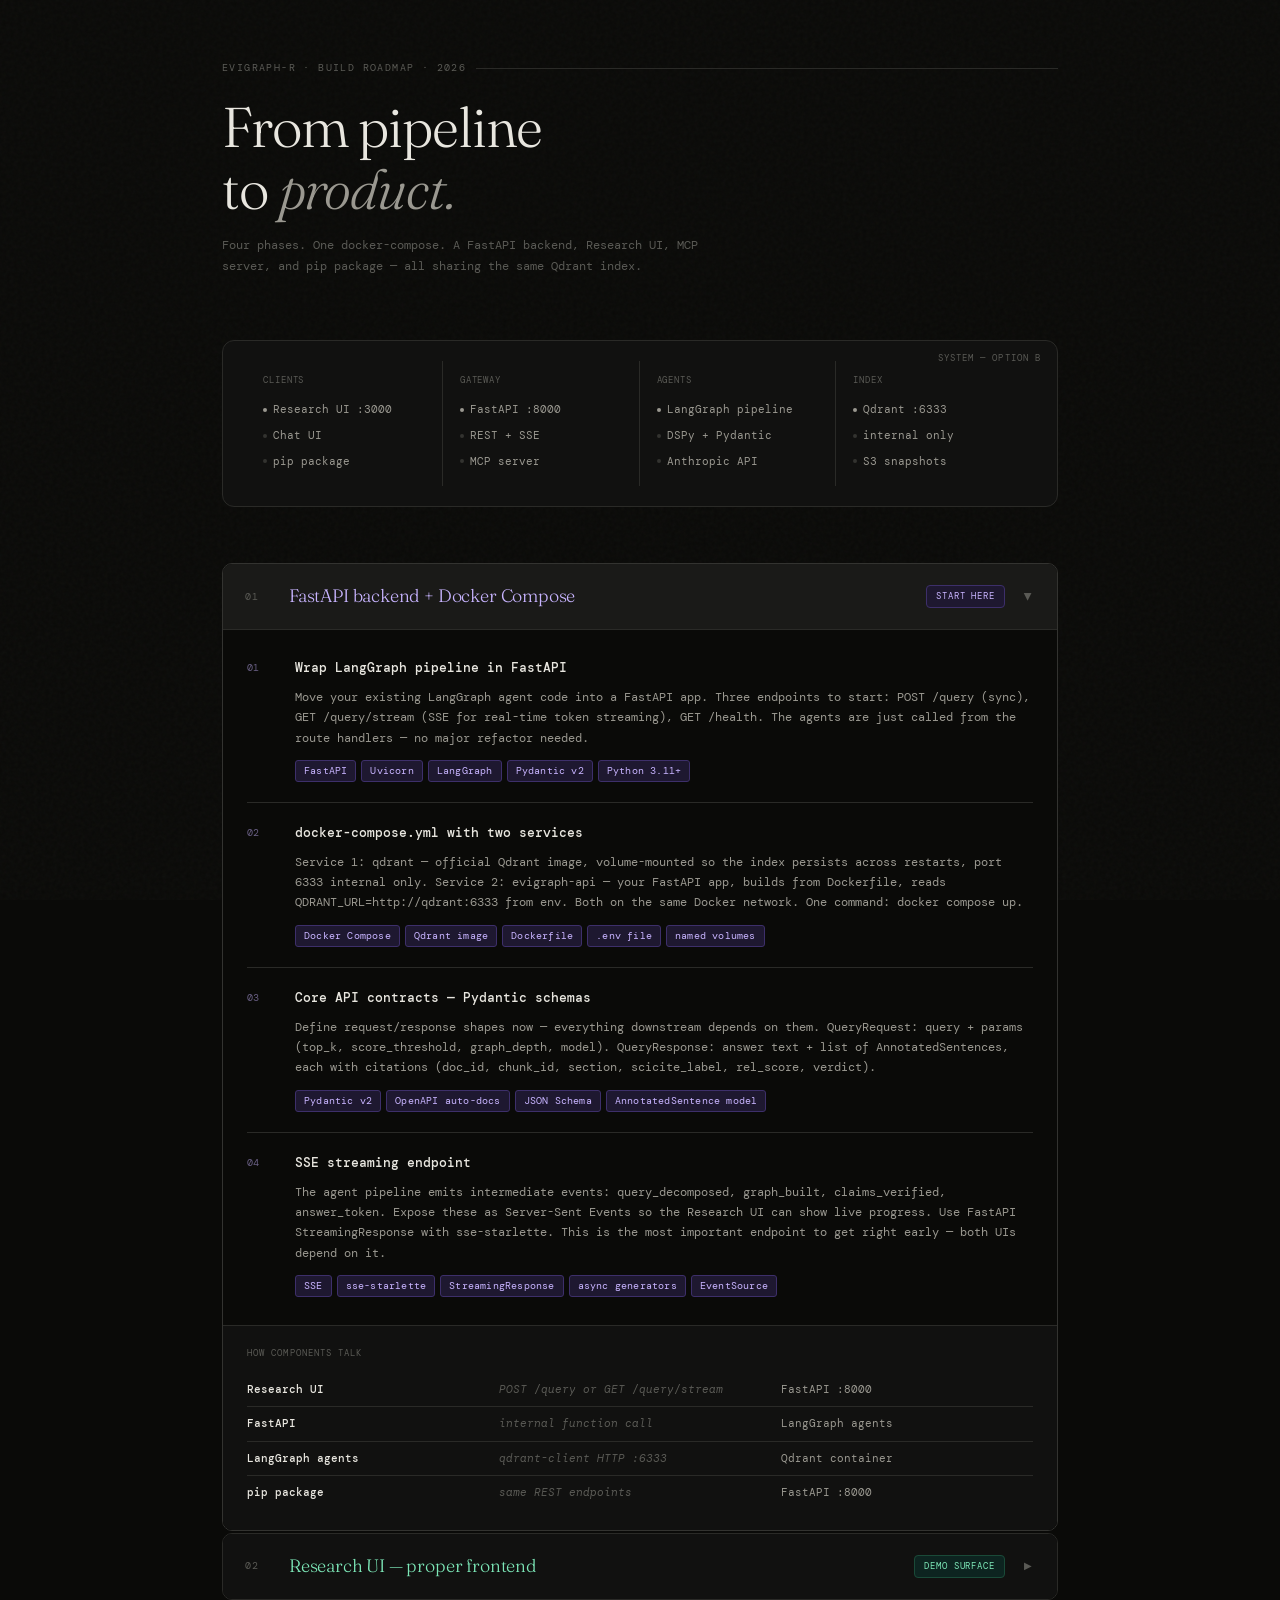
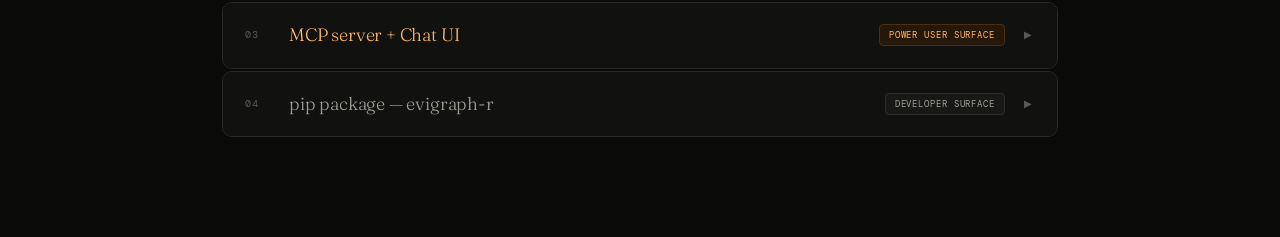
<file: documentation/evigraph_build_plan.html>
<!DOCTYPE html>
<html lang="en">
<head>
<meta charset="UTF-8">
<meta name="viewport" content="width=device-width, initial-scale=1.0">
<title>EviGraph-R — Build Plan</title>
<link rel="preconnect" href="https://fonts.googleapis.com">
<link href="https://fonts.googleapis.com/css2?family=DM+Mono:ital,wght@0,300;0,400;0,500;1,300&family=Fraunces:ital,opsz,wght@0,9..144,300;0,9..144,600;1,9..144,300&display=swap" rel="stylesheet">
<style>
  :root {
    --bg: #0a0a08;
    --bg2: #111110;
    --bg3: #1a1a18;
    --bg4: #222220;
    --border: #2a2a27;
    --border2: #333330;
    --text: #e8e6df;
    --text2: #9a9890;
    --text3: #5a5a55;
    --mono: 'DM Mono', monospace;
    --serif: 'Fraunces', serif;

    --p1-accent: #c8b4ff;
    --p1-dim: #1e1830;
    --p1-border: #3d2f6a;

    --p2-accent: #7de8b8;
    --p2-dim: #0d2420;
    --p2-border: #1a4a38;

    --p3-accent: #ffb86c;
    --p3-dim: #251808;
    --p3-border: #4a3010;

    --p4-accent: #a0a09a;
    --p4-dim: #181816;
    --p4-border: #2e2e2a;
  }

  *, *::before, *::after { box-sizing: border-box; margin: 0; padding: 0; }

  body {
    background: var(--bg);
    color: var(--text);
    font-family: var(--mono);
    font-size: 13px;
    line-height: 1.6;
    min-height: 100vh;
  }

  /* noise overlay */
  body::before {
    content: '';
    position: fixed;
    inset: 0;
    background-image: url("data:image/svg+xml,%3Csvg viewBox='0 0 256 256' xmlns='http://www.w3.org/2000/svg'%3E%3Cfilter id='n'%3E%3CfeTurbulence type='fractalNoise' baseFrequency='0.9' numOctaves='4' stitchTiles='stitch'/%3E%3C/filter%3E%3Crect width='100%25' height='100%25' filter='url(%23n)' opacity='0.03'/%3E%3C/svg%3E");
    pointer-events: none;
    z-index: 0;
  }

  .wrap {
    max-width: 900px;
    margin: 0 auto;
    padding: 60px 32px 100px;
    position: relative;
    z-index: 1;
  }

  /* Header */
  .header {
    margin-bottom: 64px;
  }

  .header-eyebrow {
    font-family: var(--mono);
    font-size: 10px;
    letter-spacing: .14em;
    color: var(--text3);
    text-transform: uppercase;
    margin-bottom: 20px;
    display: flex;
    align-items: center;
    gap: 10px;
  }

  .header-eyebrow::after {
    content: '';
    flex: 1;
    height: 0.5px;
    background: var(--border);
  }

  h1 {
    font-family: var(--serif);
    font-size: clamp(36px, 5vw, 56px);
    font-weight: 300;
    line-height: 1.1;
    letter-spacing: -0.02em;
    color: var(--text);
    margin-bottom: 16px;
  }

  h1 em {
    font-style: italic;
    color: var(--text2);
  }

  .header-sub {
    font-size: 12px;
    color: var(--text3);
    max-width: 520px;
    line-height: 1.7;
  }

  /* Architecture strip */
  .arch-strip {
    background: var(--bg2);
    border: 0.5px solid var(--border);
    border-radius: 12px;
    padding: 20px 24px;
    margin-bottom: 56px;
    display: grid;
    grid-template-columns: repeat(4, 1fr);
    gap: 1px;
    position: relative;
    overflow: hidden;
  }

  .arch-strip::before {
    content: 'SYSTEM — OPTION B';
    position: absolute;
    top: 10px;
    right: 16px;
    font-size: 9px;
    letter-spacing: .12em;
    color: var(--text3);
  }

  .arch-col {
    padding: 12px 16px;
    border-right: 0.5px solid var(--border);
  }

  .arch-col:last-child { border-right: none; }

  .arch-col-label {
    font-size: 9px;
    letter-spacing: .1em;
    color: var(--text3);
    text-transform: uppercase;
    margin-bottom: 10px;
  }

  .arch-item {
    font-size: 11px;
    color: var(--text2);
    padding: 4px 0;
    display: flex;
    align-items: center;
    gap: 6px;
  }

  .arch-item::before {
    content: '';
    width: 4px;
    height: 4px;
    border-radius: 50%;
    background: var(--border2);
    flex-shrink: 0;
  }

  .arch-item.accent::before { background: var(--text2); }

  /* Phases */
  .phases { display: flex; flex-direction: column; gap: 2px; }

  .phase {
    border: 0.5px solid var(--border);
    border-radius: 10px;
    overflow: hidden;
    transition: border-color .2s;
  }

  .phase:hover { border-color: var(--border2); }
  .phase.open { border-color: var(--border2); }

  .phase-header {
    display: grid;
    grid-template-columns: auto 1fr auto auto;
    align-items: center;
    gap: 16px;
    padding: 18px 22px;
    cursor: pointer;
    background: var(--bg2);
    transition: background .15s;
    user-select: none;
  }

  .phase-header:hover { background: var(--bg3); }
  .phase.open .phase-header { background: var(--bg3); }

  .phase-num {
    font-size: 10px;
    letter-spacing: .1em;
    color: var(--text3);
    font-family: var(--mono);
    width: 28px;
  }

  .phase-name {
    font-family: var(--serif);
    font-size: 18px;
    font-weight: 300;
    letter-spacing: -0.01em;
  }

  .phase-tag {
    font-size: 9px;
    letter-spacing: .1em;
    text-transform: uppercase;
    padding: 3px 9px;
    border-radius: 4px;
    border: 0.5px solid;
    white-space: nowrap;
  }

  .phase-chevron {
    font-size: 10px;
    color: var(--text3);
    transition: transform .25s;
    width: 14px;
    text-align: center;
  }

  .phase.open .phase-chevron { transform: rotate(90deg); }

  .phase-body {
    display: none;
    background: var(--bg);
    border-top: 0.5px solid var(--border);
  }

  .phase.open .phase-body { display: block; }

  /* Steps inside phase */
  .steps {
    padding: 28px 24px;
    display: flex;
    flex-direction: column;
    gap: 0;
  }

  .step {
    display: grid;
    grid-template-columns: 32px 1fr;
    gap: 16px;
    padding: 20px 0;
    border-bottom: 0.5px solid var(--border);
  }

  .step:last-child { border-bottom: none; padding-bottom: 0; }
  .step:first-child { padding-top: 0; }

  .step-idx {
    font-size: 10px;
    color: var(--text3);
    font-family: var(--mono);
    padding-top: 2px;
  }

  .step-name {
    font-size: 13px;
    font-weight: 500;
    color: var(--text);
    margin-bottom: 8px;
    font-family: var(--mono);
  }

  .step-desc {
    font-size: 12px;
    color: var(--text2);
    line-height: 1.7;
    margin-bottom: 12px;
    font-family: var(--mono);
  }

  .tags {
    display: flex;
    flex-wrap: wrap;
    gap: 5px;
  }

  .tag {
    font-size: 10px;
    padding: 2px 8px;
    border-radius: 3px;
    background: var(--bg3);
    color: var(--text3);
    border: 0.5px solid var(--border);
    font-family: var(--mono);
    letter-spacing: .02em;
  }

  /* Connections table */
  .conn-block {
    border-top: 0.5px solid var(--border);
    padding: 20px 24px;
    background: var(--bg2);
  }

  .conn-label {
    font-size: 9px;
    letter-spacing: .12em;
    text-transform: uppercase;
    color: var(--text3);
    margin-bottom: 12px;
  }

  .conn-table {
    width: 100%;
    border-collapse: collapse;
    font-size: 11px;
  }

  .conn-table tr { border-bottom: 0.5px solid var(--border); }
  .conn-table tr:last-child { border-bottom: none; }

  .conn-table td {
    padding: 8px 0;
    vertical-align: top;
  }

  .conn-from {
    color: var(--text);
    font-weight: 500;
    width: 32%;
    padding-right: 12px;
  }

  .conn-via {
    color: var(--text3);
    font-style: italic;
    width: 36%;
    padding-right: 12px;
  }

  .conn-to {
    color: var(--text2);
  }

  /* Phase color themes */
  .p1 .phase-name { color: var(--p1-accent); }
  .p1 .phase-tag { color: var(--p1-accent); background: var(--p1-dim); border-color: var(--p1-border); }
  .p1 .step-idx { color: var(--p1-accent); opacity: .5; }
  .p1 .tag { background: var(--p1-dim); border-color: var(--p1-border); color: var(--p1-accent); }

  .p2 .phase-name { color: var(--p2-accent); }
  .p2 .phase-tag { color: var(--p2-accent); background: var(--p2-dim); border-color: var(--p2-border); }
  .p2 .step-idx { color: var(--p2-accent); opacity: .5; }
  .p2 .tag { background: var(--p2-dim); border-color: var(--p2-border); color: var(--p2-accent); }

  .p3 .phase-name { color: var(--p3-accent); }
  .p3 .phase-tag { color: var(--p3-accent); background: var(--p3-dim); border-color: var(--p3-border); }
  .p3 .step-idx { color: var(--p3-accent); opacity: .5; }
  .p3 .tag { background: var(--p3-dim); border-color: var(--p3-border); color: var(--p3-accent); }

  .p4 .phase-name { color: var(--p4-accent); }
  .p4 .phase-tag { color: var(--p4-accent); background: var(--p4-dim); border-color: var(--p4-border); }
  .p4 .step-idx { color: var(--p4-accent); opacity: .5; }
  .p4 .tag { background: var(--p4-dim); border-color: var(--p4-border); color: var(--p4-accent); }

  /* Responsive */
  @media (max-width: 600px) {
    .arch-strip { grid-template-columns: 1fr 1fr; }
    .arch-col:nth-child(2) { border-right: none; }
    .arch-col:nth-child(3) { border-right: 0.5px solid var(--border); }
    .wrap { padding: 40px 20px 80px; }
  }
</style>
</head>
<body>
<div class="wrap">

  <!-- Header -->
  <header class="header">
    <div class="header-eyebrow">EviGraph-R · Build Roadmap · 2026</div>
    <h1>From pipeline<br>to <em>product.</em></h1>
    <p class="header-sub">Four phases. One docker-compose. A FastAPI backend, Research UI, MCP server, and pip package — all sharing the same Qdrant index.</p>
  </header>

  <!-- Architecture strip -->
  <div class="arch-strip">
    <div class="arch-col">
      <div class="arch-col-label">Clients</div>
      <div class="arch-item accent">Research UI :3000</div>
      <div class="arch-item">Chat UI</div>
      <div class="arch-item">pip package</div>
    </div>
    <div class="arch-col">
      <div class="arch-col-label">Gateway</div>
      <div class="arch-item accent">FastAPI :8000</div>
      <div class="arch-item">REST + SSE</div>
      <div class="arch-item">MCP server</div>
    </div>
    <div class="arch-col">
      <div class="arch-col-label">Agents</div>
      <div class="arch-item accent">LangGraph pipeline</div>
      <div class="arch-item">DSPy + Pydantic</div>
      <div class="arch-item">Anthropic API</div>
    </div>
    <div class="arch-col">
      <div class="arch-col-label">Index</div>
      <div class="arch-item accent">Qdrant :6333</div>
      <div class="arch-item">internal only</div>
      <div class="arch-item">S3 snapshots</div>
    </div>
  </div>

  <!-- Phases -->
  <div class="phases" id="phases"></div>

</div>

<script>
const PHASES = [
  {
    cls: 'p1',
    num: '01',
    name: 'FastAPI backend + Docker Compose',
    tag: 'Start here',
    steps: [
      {
        name: 'Wrap LangGraph pipeline in FastAPI',
        desc: 'Move your existing LangGraph agent code into a FastAPI app. Three endpoints to start: POST /query (sync), GET /query/stream (SSE for real-time token streaming), GET /health. The agents are just called from the route handlers — no major refactor needed.',
        tech: ['FastAPI', 'Uvicorn', 'LangGraph', 'Pydantic v2', 'Python 3.11+']
      },
      {
        name: 'docker-compose.yml with two services',
        desc: 'Service 1: qdrant — official Qdrant image, volume-mounted so the index persists across restarts, port 6333 internal only. Service 2: evigraph-api — your FastAPI app, builds from Dockerfile, reads QDRANT_URL=http://qdrant:6333 from env. Both on the same Docker network. One command: docker compose up.',
        tech: ['Docker Compose', 'Qdrant image', 'Dockerfile', '.env file', 'named volumes']
      },
      {
        name: 'Core API contracts — Pydantic schemas',
        desc: 'Define request/response shapes now — everything downstream depends on them. QueryRequest: query + params (top_k, score_threshold, graph_depth, model). QueryResponse: answer text + list of AnnotatedSentences, each with citations (doc_id, chunk_id, section, scicite_label, rel_score, verdict).',
        tech: ['Pydantic v2', 'OpenAPI auto-docs', 'JSON Schema', 'AnnotatedSentence model']
      },
      {
        name: 'SSE streaming endpoint',
        desc: 'The agent pipeline emits intermediate events: query_decomposed, graph_built, claims_verified, answer_token. Expose these as Server-Sent Events so the Research UI can show live progress. Use FastAPI StreamingResponse with sse-starlette. This is the most important endpoint to get right early — both UIs depend on it.',
        tech: ['SSE', 'sse-starlette', 'StreamingResponse', 'async generators', 'EventSource']
      }
    ],
    conns: [
      { from: 'Research UI', via: 'POST /query or GET /query/stream', to: 'FastAPI :8000' },
      { from: 'FastAPI', via: 'internal function call', to: 'LangGraph agents' },
      { from: 'LangGraph agents', via: 'qdrant-client HTTP :6333', to: 'Qdrant container' },
      { from: 'pip package', via: 'same REST endpoints', to: 'FastAPI :8000' },
    ]
  },
  {
    cls: 'p2',
    num: '02',
    name: 'Research UI — proper frontend',
    tag: 'Demo surface',
    steps: [
      {
        name: 'React + Vite project setup',
        desc: 'Scaffold with Vite. Two main views: Query Playground (left panel: query input + params, right panel: live results with progress track) and History (past queries with their evidence graphs). Use React Query for data fetching. No auth for demo — just a local app that hits your backend URL from .env.',
        tech: ['React 18', 'Vite', 'Tailwind CSS', 'React Query', 'TypeScript']
      },
      {
        name: 'Query playground with parameter controls',
        desc: 'Query textarea + run button. Collapsible config panel: top_k slider (5–50), score_threshold slider (0.0–1.0), graph_depth select (1 / 2 / 3 hops), model select (claude-sonnet / opus). All params map directly to QueryRequest fields. Store last-used params in localStorage.',
        tech: ['controlled inputs', 'localStorage', 'Slider component', 'Select component']
      },
      {
        name: 'SSE live progress view',
        desc: 'On submit, open an EventSource to /query/stream. Show a step-by-step progress track: Query decomposed → Graph built (N claims) → Claims verified → Answer ready. Each step lights up as the SSE event arrives. This is the most impressive part of the demo — makes the multi-agent pipeline visible in real time.',
        tech: ['EventSource API', 'useEffect', 'progress state machine', 'streaming tokens']
      },
      {
        name: 'Evidence graph + annotated answer display',
        desc: 'Final answer rendered with inline citation badges [1][2]. Each badge is clickable and opens a side panel: paper title, arXiv ID, section title, SciCite label, rel_score, verdict. Optionally render the evidence property graph as a small force-directed graph. This is the core scientific contribution made visible.',
        tech: ['react-force-graph', 'citation side panel', 'arXiv metadata', 'D3 (optional)']
      }
    ],
    conns: [
      { from: 'User clicks Run', via: 'opens EventSource', to: 'GET /query/stream' },
      { from: 'SSE event: graph_built', via: 'updates step tracker', to: 'progress UI lights up' },
      { from: 'SSE event: answer', via: 'final QueryResponse payload', to: 'renders answer + citations' },
      { from: 'User clicks [1]', via: 'opens side panel', to: 'shows paper metadata + verdict' },
    ]
  },
  {
    cls: 'p3',
    num: '03',
    name: 'MCP server + Chat UI',
    tag: 'Power user surface',
    steps: [
      {
        name: 'MCP server wrapping FastAPI',
        desc: 'Separate Python process implementing the MCP protocol. Exposes one tool: search_scientific_literature(query, top_k, graph_depth). Internally calls your FastAPI /query endpoint and returns the structured result. Use the official MCP Python SDK. Build and publish as a Docker image so anyone can run it with one docker run command.',
        tech: ['MCP Python SDK', 'Docker image', 'stdio transport', 'SSE transport', 'tool schema']
      },
      {
        name: 'Chat UI with MCP integration',
        desc: 'React chat interface that calls Claude via the Anthropic API with your MCP server attached as a tool (mcp_servers param). Claude decides when to call search_scientific_literature and synthesizes a conversational answer citing the evidence. Show tool_use blocks inline so users can see when Claude is searching your corpus.',
        tech: ['Anthropic API', 'claude-sonnet-4-5', 'mcp_servers param', 'tool_use blocks', 'streaming']
      },
      {
        name: 'MCP Docker publishing',
        desc: 'Write a clean README: how to run with docker run -e EVIGRAPH_API_URL=https://your-server.com evigraph/mcp. Publish to Docker Hub. This is the artifact researchers can add to their Claude Desktop config or any MCP-compatible client in one line. Also write the mcp.json snippet for claude_desktop_config.json.',
        tech: ['Docker Hub', 'mcp.json config', 'Claude Desktop', 'claude_desktop_config.json']
      }
    ],
    conns: [
      { from: 'Chat UI', via: 'Anthropic API + mcp_servers', to: 'Claude with MCP tool attached' },
      { from: 'Claude', via: 'tool_use: search_scientific_literature', to: 'MCP server (Docker)' },
      { from: 'MCP server', via: 'POST /query internally', to: 'FastAPI backend' },
      { from: 'MCP result', via: 'tool_result returned to Claude', to: 'Claude synthesizes answer' },
    ]
  },
  {
    cls: 'p4',
    num: '04',
    name: 'pip package — evigraph-r',
    tag: 'Developer surface',
    steps: [
      {
        name: 'Package structure — thin client',
        desc: 'evigraph/ package with: EviGraph client class wrapping REST calls, query() and stream_query() methods, Pydantic models for request/response (reuse from backend — shared schema package), config for api_key and base_url. Keep it thin. The heavy logic (agents, Qdrant, graph building) lives on the server — the package is just a typed HTTP client.',
        tech: ['pyproject.toml', 'Pydantic v2', 'httpx', 'asyncio', 'typing']
      },
      {
        name: 'Hosted vs self-hosted modes',
        desc: 'EviGraph(api_key="...") hits your hosted server. EviGraph(base_url="http://localhost:8000") hits any compatible backend. The package does not know or care where Qdrant lives — that is the server\'s concern. Both modes use identical method calls. Document clearly in README with examples for both.',
        tech: ['env vars', 'config dataclass', 'httpx AsyncClient', 'EVIGRAPH_API_KEY env']
      },
      {
        name: 'Publish to PyPI + quickstart notebook',
        desc: 'Standard pyproject.toml setup. GitHub Actions CI that runs tests and publishes on tag push. Version locked to your API version so breaking changes are explicit (API v1 → package >=1.0,<2.0). Include a quickstart Jupyter notebook in the repo showing a real query against your hosted index.',
        tech: ['PyPI', 'GitHub Actions', 'twine / flit', 'Jupyter notebook', 'semantic versioning']
      }
    ],
    conns: [
      { from: 'pip install evigraph-r', via: 'imports EviGraph class', to: 'Python script or notebook' },
      { from: 'eg.query("...")', via: 'POST /query + api_key header', to: 'FastAPI backend (hosted)' },
      { from: 'Self-hosted mode', via: 'base_url → own server', to: "user's FastAPI + Qdrant instance" },
      { from: 'eg.stream_query("...")', via: 'EventSource → async generator', to: 'yields SSE events live' },
    ]
  }
];

function build() {
  const container = document.getElementById('phases');

  PHASES.forEach((phase, i) => {
    const div = document.createElement('div');
    div.className = `phase ${phase.cls}`;
    if (i === 0) div.classList.add('open');

    div.innerHTML = `
      <div class="phase-header" onclick="toggle(this.closest('.phase'))">
        <span class="phase-num">${phase.num}</span>
        <span class="phase-name">${phase.name}</span>
        <span class="phase-tag">${phase.tag}</span>
        <span class="phase-chevron">▶</span>
      </div>
      <div class="phase-body">
        <div class="steps">
          ${phase.steps.map((s, si) => `
            <div class="step">
              <div class="step-idx">${String(si + 1).padStart(2, '0')}</div>
              <div class="step-content">
                <div class="step-name">${s.name}</div>
                <div class="step-desc">${s.desc}</div>
                <div class="tags">${s.tech.map(t => `<span class="tag">${t}</span>`).join('')}</div>
              </div>
            </div>
          `).join('')}
        </div>
        <div class="conn-block">
          <div class="conn-label">How components talk</div>
          <table class="conn-table">
            ${phase.conns.map(c => `
              <tr>
                <td class="conn-from">${c.from}</td>
                <td class="conn-via">${c.via}</td>
                <td class="conn-to">${c.to}</td>
              </tr>
            `).join('')}
          </table>
        </div>
      </div>
    `;

    container.appendChild(div);
  });
}

function toggle(phase) {
  phase.classList.toggle('open');
}

build();
</script>
</body>
</html>
</file>
